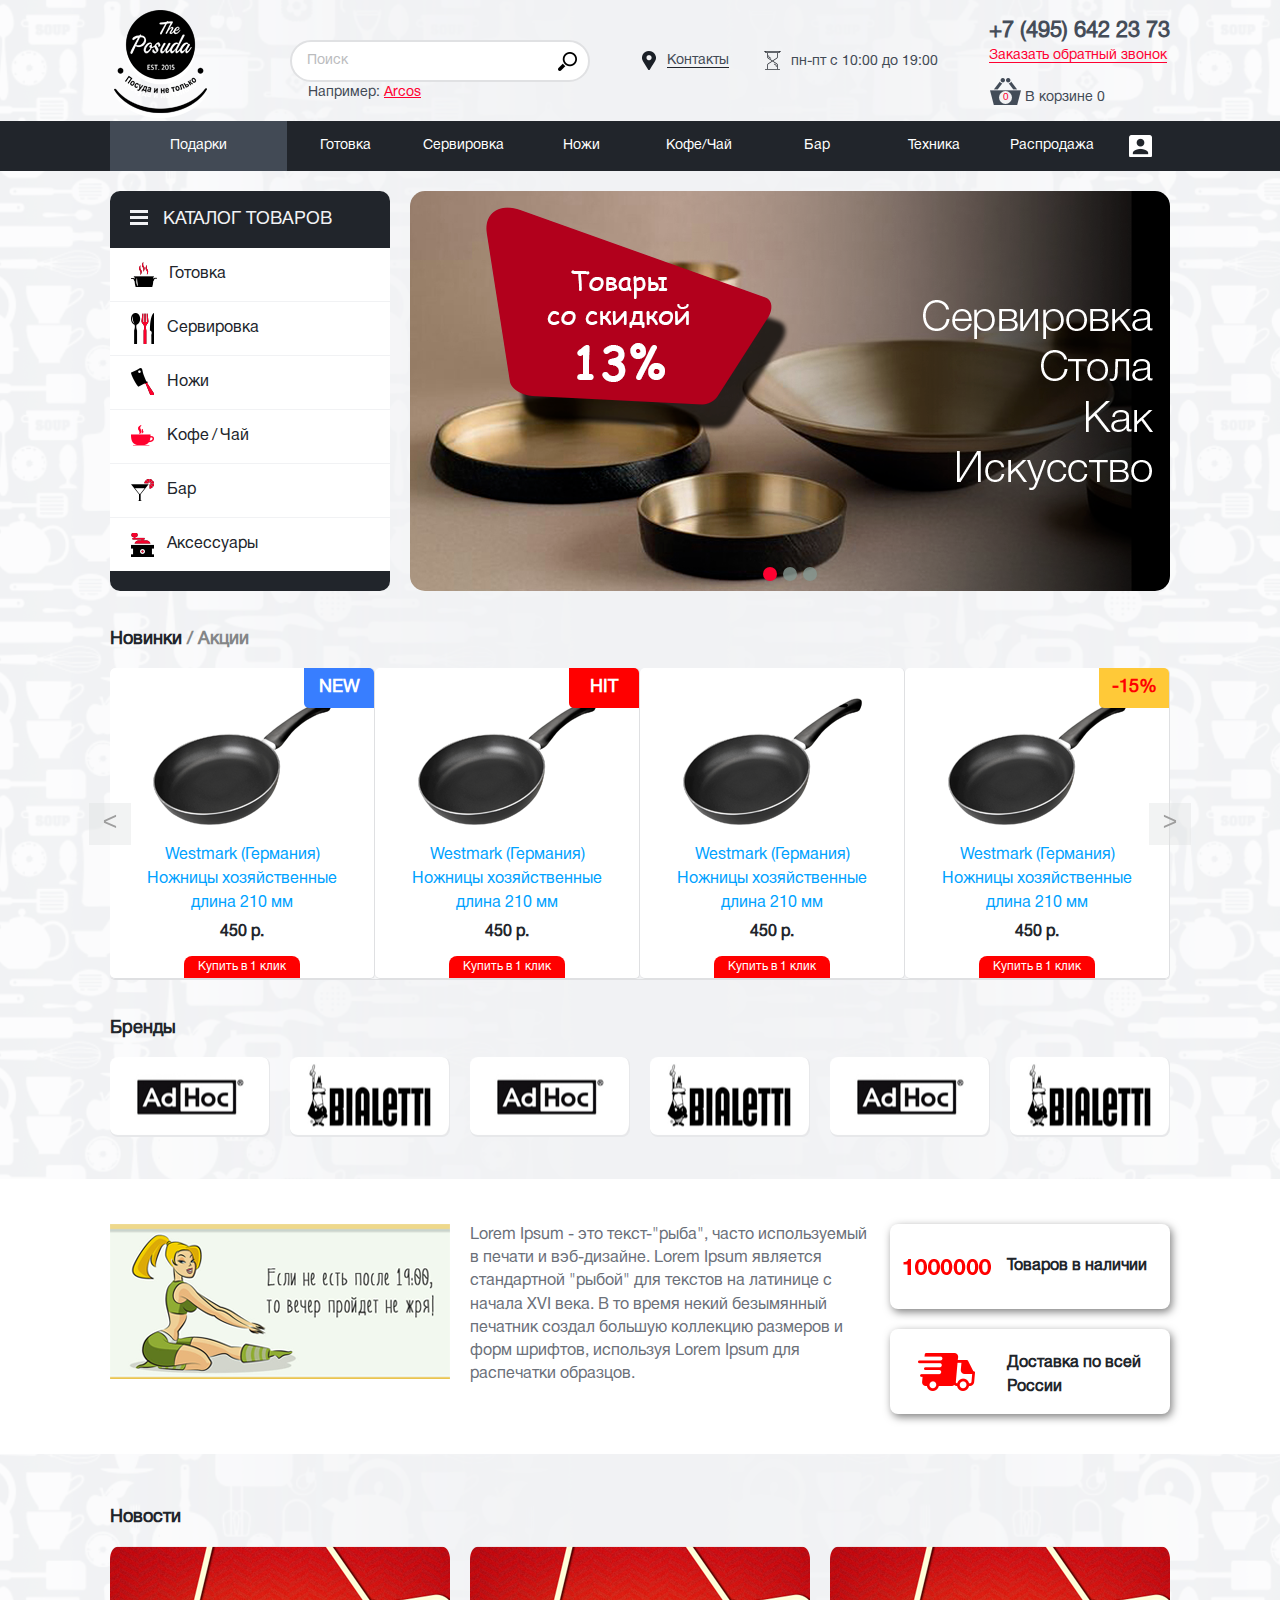
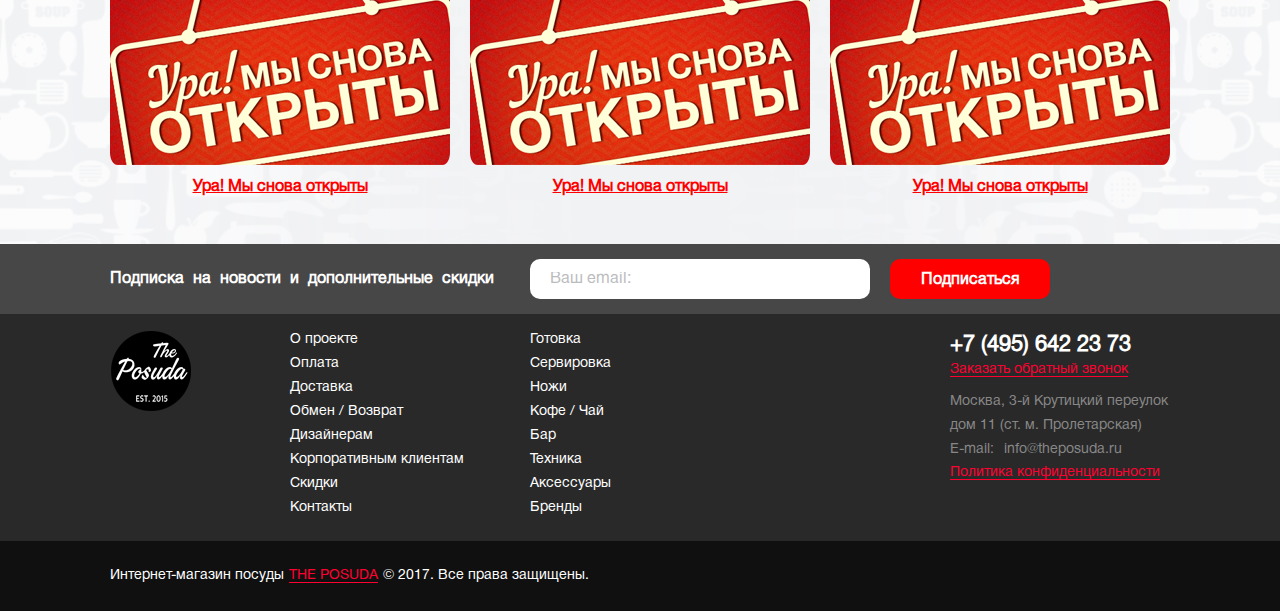
<file: index.html>
<!DOCTYPE html>
<html lang="ru">
<head>
	<meta charset="utf-8">
	<meta http-equiv="X-UA-Compatible" content="IE=edge">
	<meta name="viewport" content="width=device-width, initial-scale=1">
	<title>Posuda</title>
	
	<!-- Favicon -->
	<link rel="shortcut icon" href="images/favicon.ico">


	<!-- Bootstrap -->
	<link rel="stylesheet" href="css/bootstrap.css">

	<!-- Jquery UI-->
	<link rel="stylesheet" href="css/jquery-ui.css">

	<!-- Owl -->
	<link rel="stylesheet" href="css/owl.carousel.css">

	<!-- Иконочные шрифты-->
	<link href="css/font-awesome.min.css" rel="stylesheet">

	<!-- Custom CSS -->
	<link rel="stylesheet" href="css/styles.css">


	<!-- HTML5 shim and Respond.js for IE8 support of HTML5 elements and media queries -->
	<!-- WARNING: Respond.js doesn't work if you view the page via file:// -->
	<!--[if lt IE 9]>
	<script src="https://oss.maxcdn.com/html5shiv/3.7.3/html5shiv.min.js"></script>
	<script src="https://oss.maxcdn.com/respond/1.4.2/respond.min.js"></script>
	<![endif]-->
</head>
<body>
	<header>
		<div class="container hidden-sm hidden-xs">
			<div class="row flex">
				<div class="col-md-2">
					<a href="#" class="logo"><img src="images/logo.png" alt="logo" class="img-responsive" ></a>
				</div>
				<div class="col-lg-15 col-md-16 col-lg-offset-1 flex">
					<div class="search_block">
						<div class="search">
							<input type="text" placeholder="Поиск">
							<button type="submit"></button>
						</div>
						<div class="example">
							<span>Например:</span>
							<a href="#">Arcos</a>
						</div>
					</div>
					<div class="info_block">
						<div class="contacts"><a href="#">Контакты</a></div>
						<div class="work_time">пн-пт с 10:00 до 19:00</div>
					</div>
					<div class="cart_block">
						<div class="phone_num">
							<a href="tel:+74956422373" class="call">+7 (495) 642 23 73</a>
							<a href="#" class="callback">Заказать обратный звонок</a>
						</div>
						<a href="#" class="cart">
							<div class="icon_cart"><span class="count">0</span></div>
							<div class="txt">В корзине <span class="count">0</span></div>
						</a>
					</div>
				</div>
			</div>
		</div>
		<div class="container-fluid">
			<nav class="container">
				<a href="#" class="logo_small visible-sm visible-xs"></a>
				<a href="tel:+74956422373" class="mob_call visible-sm visible-xs">+7 (495) 642 23 73</a>
				<ul class="header_nav row">
					<!--  Пункт меню видимый на маленьких экранах (кнопка закрыть меню) -->
					<li class="visible-sm visible-xs" >
						<button class="close_menu"></button>
					</li>
					<!--  Пункты меню видимые всех экранах  -->
					<li class="col-md-3 active"><a href="#">Подарки</a></li>
					<li class="col-md-2"><a href="#">Готовка</a></li>
					<li class="col-md-2"><a href="#">Сервировка</a></li>
					<li class="col-md-2"><a href="#">Ножи</a></li>
					<li class="col-md-2"><a href="#">Кофе/Чай</a></li>
					<li class="col-md-2"><a href="#">Бар</a></li>
					<li class="col-md-2"><a href="#">Техника</a></li>
					<li class="col-md-2"><a href="#">Распродажа</a></li>
					<!--  Пункт меню видимый на больших экранах (войти) -->
					<li class="col-md-1 hidden-sm hidden-xs"><a href="#"><span class="user"></span></a></li>
					<!--  Пункты меню видимые на маленьких экранах (поиск и корзина) -->
					<li class="visible-sm visible-xs"><a href="#">Корзина<span class="round">0</span></a></li>
					<li class="visible-sm visible-xs">
						<div class="mobile_search">
							<input type="text" placeholder="Поиск">
							<button type="submit"></button>
						</div>
					</li>
				</ul>
				<!--  Пункт меню видимый на маленьких экранах (войти) -->
				<a href="#" class="visible-sm visible-xs enter_btn"><span class="user"></span></a>
				<!--  Кнопка видимая на маленких экранах (открыть меню) -->
				<button type="button" class="visible-sm visible-xs menu_toggle" >
					<span class="hamb">
						<span></span>
					</span>
				</button>
			</nav>
		</div>
	</header>
	<main class="container">
		<section class="row">
			<aside class="col-md-5">
				<div class="catalog">
					<div class="aside_header">
						<div class="hamb">
							<span></span>
						</div>
						Каталог товаров
					</div>
					<ul class="cat_list">
						<li>
							<a href="#" class="cook">
								<span>Готовка</span>
							</a>
						</li>
						<li>
							<a href="#" class="laying">
								<span>Сервировка</span>
							</a>
						</li>
						<li>
							<a href="#" class="knife">
								<span>Ножи</span>
							</a>
						</li>
						<li>
							<a href="#" class="drink">
								<span>Кофе<span class="separator">/</span>Чай</span>
							</a>
						</li>
						<li>
							<a href="#" class="cafe">
								<span>Бар</span>
							</a>
						</li>
						<li>
							<a href="#" class="accessory">
								<span>Аксессуары</span>
							</a>
						</li>
					</ul>
					<div class="aside_footer"></div>
				</div>
			</aside>
			<div class="col-md-13">
				<div class="carousel">
					<div id="owl-demo" class="owl-carousel owl-theme">
						<div class="item"><img src="images/baner1.png" alt="The Last of us"></div>
						<div class="item"><img src="images/baner1.png" alt="The Last of us"></div>
						<div class="item"><img src="images/baner1.png" alt="The Last of us"></div>
					</div>
				</div>
			</div>
		</section>
		<section>
			<div class="title">
				<span>Новинки</span>
				<span class="separator"></span>
				<span>Акции</span>
			</div>
			<div class="item_owl">
				<div id="owl-items" class="owl-carousel owl-theme">
					<div class="item_1">
						<a href="#">
							<div class="img_block">
								<img src="images/item.png" alt="item" class="img-responsive">
							</div>
							<span class="item_name">Westmark (Германия) Ножницы хозяйственные длина 210 мм</span>
							<div class="cost_block">
								<span class="cost">450 р.</span>
							</div>
						</a>
						<div class="by_one_click">
							<a href="#">Купить в 1 клик</a>
						</div>
						<div class="action new"></div>
					</div>
					<div class="item_1">
						<a href="#">
							<div class="img_block">
								<img src="images/item.png" alt="item" class="img-responsive">
							</div>
							<span class="item_name">Westmark (Германия) Ножницы хозяйственные длина 210 мм</span>
							<div class="cost_block">
								<span class="cost">450 р.</span>
							</div>
						</a>
						<div class="by_one_click">
							<a href="#">Купить в 1 клик</a>
						</div>
						<div class="action hit"></div>
					</div>
					<div class="item_1">
						<a href="#">
							<div class="img_block">
								<img src="images/item.png" alt="item" class="img-responsive">
							</div>
							<span class="item_name">Westmark (Германия) Ножницы хозяйственные длина 210 мм</span>
							<div class="cost_block">
								<span class="cost">450 р.</span>
							</div>
						</a>
						<div class="by_one_click">
							<a href="#">Купить в 1 клик</a>
						</div>
					</div>
					<div class="item_1">
						<a href="#">
							<div class="img_block">
								<img src="images/item.png" alt="item" class="img-responsive">
							</div>
							<span class="item_name">Westmark (Германия) Ножницы хозяйственные длина 210 мм</span>
							<div class="cost_block">
								<span class="cost">450 р.</span>
							</div>
						</a>
						<div class="by_one_click">
							<a href="#">Купить в 1 клик</a>
						</div>
						<div class="action discount">15</div>
					</div>
					<div class="item_1">
						<a href="#">
							<div class="img_block">
								<img src="images/item.png" alt="item" class="img-responsive">
							</div>
							<span class="item_name">Westmark (Германия) Ножницы хозяйственные длина 210 мм</span>
							<div class="cost_block">
								<span class="cost">450 р.</span>
							</div>
						</a>
						<div class="by_one_click">
							<a href="#">Купить в 1 клик</a>
						</div>
					</div>
					<div class="item_1">
						<a href="#">
							<div class="img_block">
								<img src="images/item.png" alt="item" class="img-responsive">
							</div>
							<span class="item_name">Westmark (Германия) Ножницы хозяйственные длина 210 мм</span>
							<div class="cost_block">
								<span class="cost">450 р.</span>
							</div>
						</a>
						<div class="by_one_click">
							<a href="#">Купить в 1 клик</a>
						</div>
					</div>
				</div>
				<div class="customNavigation">
					<a class="btn prev">&lt;</a>
					<a class="btn next">&gt;</a>
				</div>
			</div>
		</section>
		<section>
			<div class="title">Бренды</div>
			<div class="brand_list row">
				<div class="col-lg-3 col-md-6 col-xs-9"><a href="#" class="ADHoc"></a></div>
				<div class="col-lg-3 col-md-6 col-xs-9"><a href="#" class="Bialetti"></a></div>
				<div class="col-lg-3 col-md-6 col-xs-9"><a href="#" class="ADHoc"></a></div>
				<div class="col-lg-3 col-md-6 col-xs-9"><a href="#" class="Bialetti"></a></div>
				<div class="col-lg-3 col-md-6 col-xs-9"><a href="#" class="ADHoc"></a></div>
				<div class="col-lg-3 col-md-6 col-xs-9"><a href="#" class="Bialetti"></a></div>
			</div>
		</section>
	</main>
	<section class="container-fluid white_block">
		<div class="container">
			<div class="row">
				<div class="col-lg-6">
					<img src="images/img.png" alt="img" class="advice_img img-responsive">
				</div>
				<div class="col-lg-7">
					<p>Lorem Ipsum - это текст-"рыба", часто используемый в печати и вэб-дизайне. Lorem Ipsum является стандартной "рыбой" для текстов на латинице с начала XVI века. В то время некий безымянный печатник создал большую коллекцию размеров и форм шрифтов, используя Lorem Ipsum для распечатки образцов.</p>
				</div>
				<div class="col-lg-5">
					<div class="label_goods">
						<div class="img_block"></div>
						<span>Товаров в наличии</span>
					</div>
					<div class="label_delivery">
						<div class="img_block"></div>
						<span>Доставка по всей России</span>
					</div>
				</div>
			</div>
		</div>
	</section>
	<section class="news container">
		<div class="title">Новости</div>
		<div class="row">
			<div class="col-md-6 col-xs-9">
				<a href="#" class="new">
					<div class="img_block">
						<img src="images/img2.png" alt="img" class="img-responsive">
					</div>
					<span>Ура! Мы снова открыты</span>
				</a>
			</div>
			<div class="col-md-6 col-xs-9">
				<a href="#" class="new">
					<div class="img_block">
						<img src="images/img2.png" alt="img" class="img-responsive">
					</div>
					<span>Ура! Мы снова открыты</span>
				</a>
			</div>
			<div class="col-md-6 col-xs-9">
				<a href="#" class="new">
					<div class="img_block">
						<img src="images/img2.png" alt="img" class="img-responsive">
					</div>
					<span>Ура! Мы снова открыты</span>
				</a>
			</div>
		</div>
	</section>
	<footer>
		<div class="subscribe_block">
			<div class="container">
				<form class="row">
					<div class="col-md-7 col-sm-9">
						<label for="subscribe">Подписка на новости и дополнительные скидки</label>
					</div>
					<div class="col-sm-6">
						<input type="text" id="subscribe" class="subscribe_input" placeholder="Ваш email:">
					</div>
					<div class="col-sm-3">
						<input type="submit" class="subscribe_btn" value="Подписаться">
					</div>
				</form>
			</div>
		</div>
		<div class="container">
			<div class="row">
				<div class="col-lg-3 col-sm-4 clearfix hidden-xs">
					<a href="#" class="logo_small"></a>
				</div>
				<div class="col-lg-4 col-sm-6">
					<div class="visible-xs"><button type="button" class="footer_btn">Информация</button></div>
					<ul class="links_ul slide_ul">
						<li><a href="#">О проекте</a></li>
						<li><a href="#">Оплата</a></li>
						<li><a href="#">Доставка</a></li>
						<li><a href="#">Обмен / Возврат</a></li>
						<li><a href="#">Дизайнерам</a></li>
						<li><a href="#">Корпоративным клиентам</a></li>
						<li><a href="#">Скидки</a></li>
						<li><a href="#">Контакты</a></li>
					</ul>
				</div>
				<div class="col-lg-7 visible-lg visible-md">
					<ul class="links_ul">
						<li><a href="#">Готовка</a></li>
						<li><a href="#">Сервировка</a></li>
						<li><a href="#">Ножи</a></li>
						<li><a href="#">Кофе / Чай</a></li>
						<li><a href="#">Бар</a></li>
						<li><a href="#">Техника</a></li>
						<li><a href="#">Аксессуары</a></li>
						<li><a href="#">Бренды</a></li>
					</ul>
				</div>
				<div class="col-lg-4 col-sm-7">
					<div class="phone_num">
						<a href="tel:+74956422373" class="call">+7 (495) 642 23 73</a>
						<a href="#" class="callback">Заказать обратный звонок</a>
					</div>
					<div class="adress">Москва, 3-й Крутицкий переулок 	дом 11 (ст. м. Пролетарская)</div>
					<div class="email">E-mail:<span>info@theposuda.ru</span></div>
					<a href="#" class="conf">Политика конфиденциальности</a>
				</div>
			</div>
		</div>
		<div class="copyright_block">
			<div class="container">Интернет-магазин посуды<a href="#">THE POSUDA</a>© 2017. Все права защищены.</div>
		</div>
	</footer>
	<div class="overlay"></div>


	<!-- Модальные окна -->
	<div class="modal callback">
		<form action="#">
			<div class="input_group">
				<label for="name">Ваше имя:</label>
				<input type="text" id="name" placeholder="Введите Ваше Имя">
			</div>
			<div class="input_group">
				<label for="phone">Номер телефона:</label>
				<input type="text" id="phone" placeholder="+7(___) ___-____">
			</div>
			<div class="btn_block">
				<input type="submit" class="order_btn" value="Заказать">
			</div>
			<div class="chekbox_block">
				<label>
					<input class="checkbox" type="checkbox" name="checkbox-test">
					<span class="checkbox-custom"></span>
					<span class="label">Нажимая на кнопку "Заказать" - я даю свое согласие на обработку моих <a href="#">персональных данных</a>.</span>
				</label>
			</div>
		</form>
		<button class="modal_close"></button>
	</div>
	<div class="modal conf">
		<div class="scrollbar-rail">
			<p>
				Lorem Ipsum - это текст-"рыба", часто используемый в печати и вэб-дизайне. Lorem Ipsum является стандартной "рыбой" для текстов на латинице с начала XVI века. В то время некий безымянный печатник создал большую коллекцию размеров и форм шрифтов, используя Lorem Ipsum для распечатки образцов. Lorem Ipsum не только успешно пережил без заметных изменений пять веков, но и перешагнул в электронный дизайн. Его популяризации в новое время послужили публикация листов Letraset с образцами Lorem Ipsum в 60-х годах и, в более недавнее время, программы электронной вёрстки типа Aldus PageMaker, в шаблонах которых используется Lorem Ipsum.В то время некий безымянный печатник создал большую коллекцию размеров и форм шрифтов, используя Lorem Ipsum для распечатки образцов. Lorem Ipsum не только успешно пережил без заметных изменений пять веков, но и перешагнул в электронный дизайн. Его популяризации в новое время послужили публикация листов Letraset с образцами Lorem Ipsum в 60-х годах и, в более недавнее время, программы электронной вёрстки типа Aldus PageMaker, в шаблонах которых используется Lorem Ipsum.
			</p>
		</div>
		<button class="modal_close"></button>
	</div>




	<!-- Скрипты -->
	<script src="https://ajax.googleapis.com/ajax/libs/jquery/1.12.4/jquery.min.js"></script>
	<script src="js/owl.carousel.min.js"></script>
	<script src="js/jquery-ui.js"></script>
	<script src="js/jquery.maskedinput.min.js"></script>
	<script src="js/jquery.scrollbar.min.js"></script>
	<script src="js/main.js"></script>

</body>
</html>
</file>
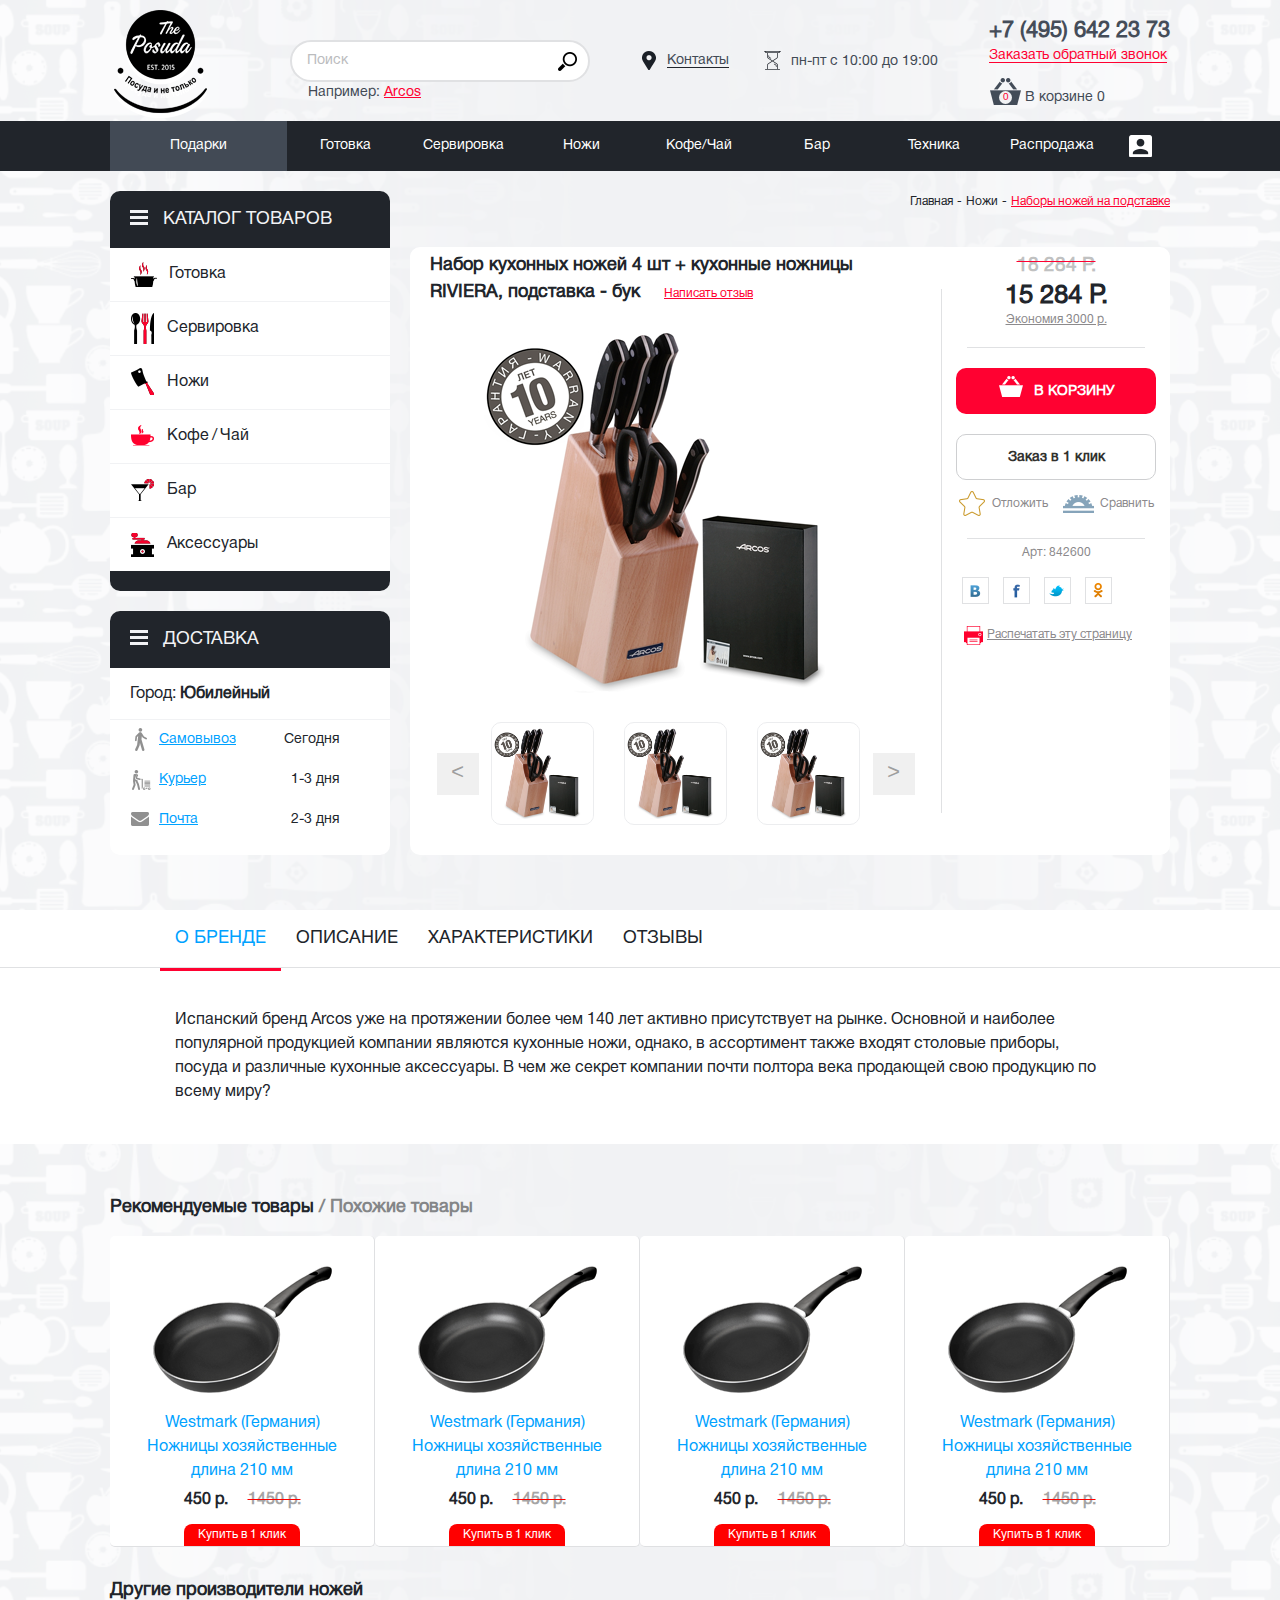
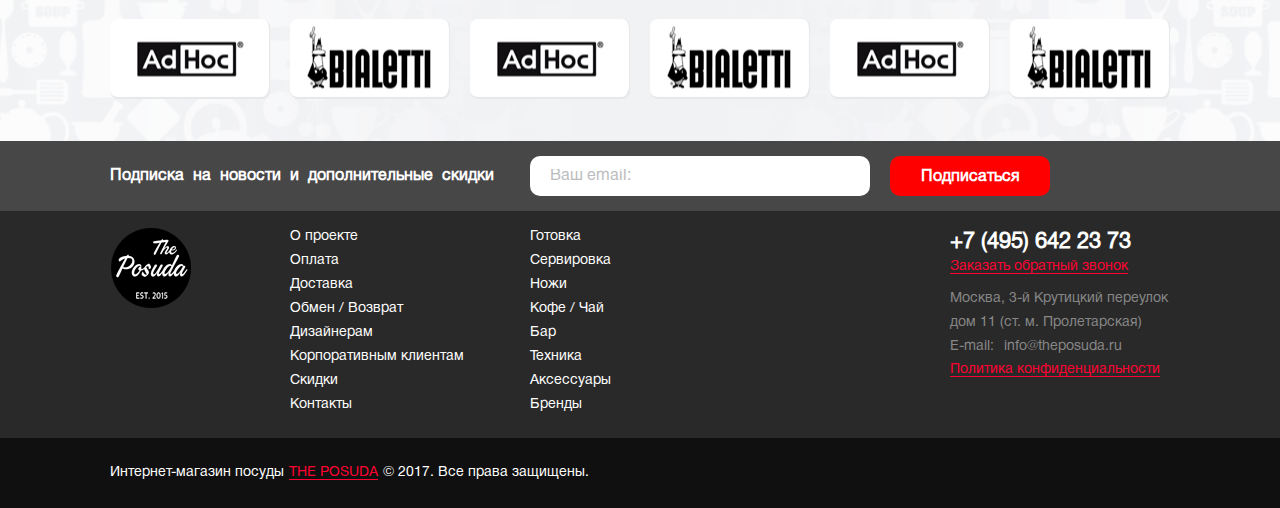
<file: card.html>
<!DOCTYPE html>
<html lang="ru">
<head>
	<meta charset="utf-8">
	<meta http-equiv="X-UA-Compatible" content="IE=edge">
	<meta name="viewport" content="width=device-width, initial-scale=1">
	<title>Posuda</title>
	
	<!-- Favicon -->
	<link rel="shortcut icon" href="images/favicon.ico">


	<!-- Bootstrap -->
	<link rel="stylesheet" href="css/bootstrap.css">

	<!-- Jquery UI-->
	<link rel="stylesheet" href="css/jquery-ui.css">

	<!-- Owl -->
	<link rel="stylesheet" href="css/owl.carousel.css">

	<!-- Иконочные шрифты-->
	<link href="css/font-awesome.min.css" rel="stylesheet">

	<!-- Custom CSS -->
	<link rel="stylesheet" href="css/styles.css">


	<!-- HTML5 shim and Respond.js for IE8 support of HTML5 elements and media queries -->
	<!-- WARNING: Respond.js doesn't work if you view the page via file:// -->
	<!--[if lt IE 9]>
	<script src="https://oss.maxcdn.com/html5shiv/3.7.3/html5shiv.min.js"></script>
	<script src="https://oss.maxcdn.com/respond/1.4.2/respond.min.js"></script>
	<![endif]-->
</head>
<body>
	<header>
		<div class="container hidden-sm hidden-xs">
			<div class="row flex">
				<div class="col-md-2">
					<a href="#" class="logo"><img src="images/logo.png" alt="logo" class="img-responsive" ></a>
				</div>
				<div class="col-lg-15 col-md-16 col-lg-offset-1 flex">
					<div class="search_block">
						<div class="search">
							<input type="text" placeholder="Поиск">
							<button type="submit"></button>
						</div>
						<div class="example">
							<span>Например:</span>
							<a href="#">Arcos</a>
						</div>
					</div>
					<div class="info_block">
						<div class="contacts"><a href="#">Контакты</a></div>
						<div class="work_time">пн-пт с 10:00 до 19:00</div>
					</div>
					<div class="cart_block">
						<div class="phone_num">
							<a href="tel:+74956422373" class="call">+7 (495) 642 23 73</a>
							<a href="#" class="callback">Заказать обратный звонок</a>
						</div>
						<a href="#" class="cart">
							<div class="icon_cart"><span class="count">0</span></div>
							<div class="txt">В корзине <span class="count">0</span></div>
						</a>
					</div>
				</div>
			</div>
		</div>
		<div class="container-fluid">
			<nav class="container">
				<a href="#" class="logo_small visible-sm visible-xs"></a>
				<a href="tel:+74956422373" class="mob_call visible-sm visible-xs">+7 (495) 642 23 73</a>
				<ul class="header_nav row">
					<!--  Пункт меню видимый на маленьких экранах (кнопка закрыть меню) -->
					<li class="visible-sm visible-xs" >
						<button class="close_menu"></button>
					</li>
					<!--  Пункты меню видимые всех экранах  -->
					<li class="col-md-3 active"><a href="#">Подарки</a></li>
					<li class="col-md-2"><a href="#">Готовка</a></li>
					<li class="col-md-2"><a href="#">Сервировка</a></li>
					<li class="col-md-2"><a href="#">Ножи</a></li>
					<li class="col-md-2"><a href="#">Кофе/Чай</a></li>
					<li class="col-md-2"><a href="#">Бар</a></li>
					<li class="col-md-2"><a href="#">Техника</a></li>
					<li class="col-md-2"><a href="#">Распродажа</a></li>
					<!--  Пункт меню видимый на больших экранах (войти) -->
					<li class="col-md-1 hidden-sm hidden-xs"><a href="#"><span class="user"></span></a></li>
					<!--  Пункты меню видимые на маленьких экранах (поиск и корзина) -->
					<li class="visible-sm visible-xs"><a href="#">Корзина<span class="round">0</span></a></li>
					<li class="visible-sm visible-xs">
						<div class="mobile_search">
							<input type="text" placeholder="Поиск">
							<button type="submit"></button>
						</div>
					</li>
				</ul>
				<!--  Пункт меню видимый на маленьких экранах (войти) -->
				<a href="#" class="visible-sm visible-xs enter_btn"><span class="user"></span></a>
				<!--  Кнопка видимая на маленких экранах (открыть меню) -->
				<button type="button" class="visible-sm visible-xs menu_toggle" >
					<span class="hamb">
						<span></span>
					</span>
				</button>
			</nav>
		</div>
	</header>
	<div class="container">
		<section class="row">
			<aside class="col-lg-5">
				<div class="catalog">
					<div class="aside_header">
						<div class="hamb">
							<span></span>
						</div>
						Каталог товаров
					</div>
					<ul class="cat_list">
						<li>
							<a href="#" class="cook">
								<span>Готовка</span>
							</a>
						</li>
						<li>
							<a href="#" class="laying">
								<span>Сервировка</span>
							</a>
						</li>
						<li>
							<a href="#" class="knife">
								<span>Ножи</span>
							</a>
						</li>
						<li>
							<a href="#" class="drink">
								<span>Кофе<span class="separator">/</span>Чай</span>
							</a>
						</li>
						<li>
							<a href="#" class="cafe">
								<span>Бар</span>
							</a>
						</li>
						<li>
							<a href="#" class="accessory">
								<span>Аксессуары</span>
							</a>
						</li>
					</ul>
					<div class="aside_footer"></div>
				</div>
				<div class="delivery">
					<div class="aside_header">
						<div class="hamb">
							<span></span>
						</div>
						Доставка
					</div>
					<div class="place">
						Город:
						<span>Юбилейный</span>
					</div>
					<ul class="delivery_change">
						<li class="self"><a href="">Самовывоз</a><span class="time">Сегодня</span></li>
						<li class="courier"><a href="">Курьер</a><span class="time">1-3 дня</span></li>
						<li class="mail"><a href="">Почта</a><span class="time">2-3 дня</span></li>
					</ul>
				</div>
			</aside>
			<div class="col-lg-13">
				<div class="h1_block">
					<div class="breadcrumbs">
						<a href="#">Главная</a>
						<span class="sep"></span>
						<a href="#">Ножи</a>
						<span class="sep"></span>
						<span class="nolink">Наборы ножей на подставке</span>
					</div>
				</div>
				<div class="card_block">
					<div class="card_gallery_block">
						<div class="title_block">
							<h1>Набор кухонных ножей 4 шт + кухонные ножницы RIVIERA, подставка - бук</h1>
							<a href="#">Написать отзыв</a>
						</div>
						<div class="gallery">
							<div class="large_photo">
								<img src="images/card-img.png" alt="img">
							</div>

							<div class="previews_block">
								<div class="previews">
									<div class="preview changed"><img src="images/card-img.png" alt="img" class="img-responsive" data-num="0"></div>
									<div class="preview"><img src="images/card-img.png" alt="img" class="img-responsive" data-num="1"></div>
									<div class="preview"><img src="images/card-img.png" alt="img" class="img-responsive" data-num="2"></div>
								</div>
								<div class="gallery_control">
									<button class="prev"></button>
									<button class="next"></button>
								</div>
							</div>
						</div>
					</div>
					<div class="card_info_block">
						<div class="cost_block">
							<div class="old_cost"><span>18 284 Р.</span></div>
							<div class="cost"><span>15 284 Р.</span></div>
							<div class="saving"><span>Экономия 3000 р.</span></div>
						</div>
						<hr>
						<div class="card_links">
							<a href="#" class="in_card">В корзину</a>
							<a href="#" class="one_click">Заказ в 1 клик</a>
							<div>
								<a href="#" class="later">Отложить</a>
								<a href="#" class="comparison">Сравнить</a>
							</div>
						</div>
						<hr>
						<div class="art">Арт:<span>842600</span></div>
						<div class="social_links">
							<a href="#" class="vk"></a>
							<a href="#" class="fb"></a>
							<a href="#" class="tw"></a>
							<a href="#" class="ok"></a>
						</div>
						<div class="print">
							<a href="#">Распечатать эту страницу</a>
						</div>

					</div>
				</div>
			</div>
		</section>
	</div>
	<section class="tabs_block">
		<div class="tabs_ul_block">
			<ul class="tabs_ul container clearfix">
				<li class="active"><a href="#">О бренде</a></li>
				<li><a href="#">Описание</a></li>
				<li><a href="#">Характеристики</a></li>
				<li><a href="#">Отзывы</a></li>
			</ul>
		</div>
		<div class="tabs_content container">
			<div class="tab showed">
				<div class="about">
					<p>Испанский бренд Arcos уже на протяжении более чем 140 лет активно присутствует на рынке. Основной и наиболее популярной продукцией компании являются кухонные ножи, однако, в ассортимент также входят столовые приборы, посуда и различные кухонные аксессуары. В чем же секрет компании почти полтора века продающей свою продукцию по всему миру?</p>
				</div>
			</div>
			<div class="tab">
				<div class="description">
					<p>Испанский бренд Arcos уже на протяжении более чем 140 лет активно присутствует на рынке. Основной и наиболее популярной продукцией компании являются кухонные ножи, однако, в ассортимент также входят столовые приборы, посуда и различные кухонные аксессуары. В чем же секрет компании почти полтора века продающей свою продукцию по всему миру?</p>
					<p>Максимально приоритетным направлением в политике компании всегда было и остается до сих пор превосходное качество продукции. Более того, высокопрочная продукция бренда доступна не только искушенным профессионалам, но и любителям. Возможность выбрать идеальный нож есть у каждого покупателя, ведь ассортимент представляемых товаров невероятно широк. Помимо отдельных ножей, в ассортименте компании представлены также поварские наборы, ножи из прокатной стали, а также модели из титанового сплава. Кроме самого ножа вы можете выбрать удобные и подходящие аксессуары, такие как магнитные держатели для ножей, инструменты для заточки.</p>
					<p>Несмотря на широкую популярность ножей, спросом также пользуется посуда, изготовленная данным производителем. Отличает ее высокое качество, износостойкость, эстетическая красота и функциональность.</p>
				</div>
			</div>
			<div class="tab">
				<div class="char_block">
					<h3>Основные характеристики</h3>
					<ul>
						<li>
							<span class="char_name">Бренд</span>
							<span class="char">ARCOS (Испания)</span>
						</li>
						<li>
							<span class="char_name">Серия</span>
							<span class="char">Riviera</span>
						</li>
						<li>
							<span class="char_name">Материал</span>
							<span class="char">Cталь кованая, молибден-ванадиевая (X45 Cr Mo V 15), Ацетальная смола</span>
						</li>
						<li>
							<span class="char_name">Цвет</span>
							<span class="char">Чёрный, коричневый</span>
						</li>
						<li>
							<span class="char_name">Длина</span>
							<span class="char">10 см/15 см/20 см</span>
						</li>
						<li>
							<span class="char_name">Предметов в наборе</span>
							<span class="char">6</span>
						</li>
					</ul>
				</div>
			</div>
			<div class="tab">
				<div class="review_block">
					<div class="clearfix">
						<button type="button" class="review_btn">Оставить отзыв</button>
					</div>
					<div class="rewiew clearfix">
						<span class="author">Администратор</span>
						<div class="rewiew_info">
							<div class="stars">
								<i class="fa fa-star full"></i>
								<i class="fa fa-star full"></i>
								<i class="fa fa-star full"></i>
								<i class="fa fa-star full"></i>
								<i class="fa fa-star full"></i>
							</div>
							<span class="place">Москва</span>
							<span class="date">01 Ноября 2017</span>
							<span class="time">17:00</span>
						</div>
						<div class="rewiew_text">
							<p>Испанский бренд Arcos уже на протяжении более чем 140 лет активно присутствует на рынке. Основной и наиболее популярной продукцией компании являются кухонные ножи, однако, в ассортимент также входят столовые приборы, посуда и различные кухонные аксессуары. В чем же секрет компании почти полтора века продающей свою продукцию по всему миру?</p>
						</div>
					</div>
				</div>
			</div>
		</div>
	</section>
	<section class="container">
		<div class="title">
			<span>Рекомендуемые товары</span>
			<span class="separator"></span>
			<span>Похожие товары</span>
		</div>
		<div class="item_block">
			<div class="item_1">
				<a href="#">
					<div class="img_block">
						<img src="images/item.png" alt="item" class="img-responsive">
					</div>
					<span class="item_name">Westmark (Германия) Ножницы хозяйственные длина 210 мм</span>
					<div class="cost_block">
						<span class="cost">450 р.</span>
						<span class="old_cost"><span>1450 р.</span></span>
					</div>
				</a>
				<div class="by_one_click">
					<a href="#">Купить в 1 клик</a>
				</div>
			</div>
			<div class="item_1">
				<a href="#">
					<div class="img_block">
						<img src="images/item.png" alt="item" class="img-responsive">
					</div>
					<span class="item_name">Westmark (Германия) Ножницы хозяйственные длина 210 мм</span>
					<div class="cost_block">
						<span class="cost">450 р.</span>
						<span class="old_cost"><span>1450 р.</span></span>
					</div>
				</a>
				<div class="by_one_click">
					<a href="#">Купить в 1 клик</a>
				</div>
			</div>
			<div class="item_1">
				<a href="#">
					<div class="img_block">
						<img src="images/item.png" alt="item" class="img-responsive">
					</div>
					<span class="item_name">Westmark (Германия) Ножницы хозяйственные длина 210 мм</span>
					<div class="cost_block">
						<span class="cost">450 р.</span>
						<span class="old_cost"><span>1450 р.</span></span>
					</div>
				</a>
				<div class="by_one_click">
					<a href="#">Купить в 1 клик</a>
				</div>
			</div>
			<div class="item_1">
				<a href="#">
					<div class="img_block">
						<img src="images/item.png" alt="item" class="img-responsive">
					</div>
					<span class="item_name">Westmark (Германия) Ножницы хозяйственные длина 210 мм</span>
					<div class="cost_block">
						<span class="cost">450 р.</span>
						<span class="old_cost"><span>1450 р.</span></span>
					</div>
				</a>
				<div class="by_one_click">
					<a href="#">Купить в 1 клик</a>
				</div>
			</div>
		</div>
		<div class="title">Другие производители ножей</div>
		<div class="brand_list row">
			<div class="col-lg-3 col-md-6 col-xs-9"><a href="#" class="ADHoc"></a></div>
			<div class="col-lg-3 col-md-6 col-xs-9"><a href="#" class="Bialetti"></a></div>
			<div class="col-lg-3 col-md-6 col-xs-9"><a href="#" class="ADHoc"></a></div>
			<div class="col-lg-3 col-md-6 col-xs-9"><a href="#" class="Bialetti"></a></div>
			<div class="col-lg-3 col-md-6 col-xs-9"><a href="#" class="ADHoc"></a></div>
			<div class="col-lg-3 col-md-6 col-xs-9"><a href="#" class="Bialetti"></a></div>
		</div>
	</section>




	<footer>
		<div class="subscribe_block">
			<div class="container">
				<form class="row">
					<div class="col-md-7 col-sm-9">
						<label for="subscribe">Подписка на новости и дополнительные скидки</label>
					</div>
					<div class="col-sm-6">
						<input type="text" id="subscribe" class="subscribe_input" placeholder="Ваш email:">
					</div>
					<div class="col-sm-3">
						<input type="submit" class="subscribe_btn" value="Подписаться">
					</div>
				</form>
			</div>
		</div>
		<div class="container">
			<div class="row">
				<div class="col-lg-3 col-sm-4 clearfix hidden-xs">
					<a href="#" class="logo_small"></a>
				</div>
				<div class="col-lg-4 col-sm-6">
					<div class="visible-xs"><button type="button" class="footer_btn">Информация</button></div>
					<ul class="links_ul slide_ul">
						<li><a href="#">О проекте</a></li>
						<li><a href="#">Оплата</a></li>
						<li><a href="#">Доставка</a></li>
						<li><a href="#">Обмен / Возврат</a></li>
						<li><a href="#">Дизайнерам</a></li>
						<li><a href="#">Корпоративным клиентам</a></li>
						<li><a href="#">Скидки</a></li>
						<li><a href="#">Контакты</a></li>
					</ul>
				</div>
				<div class="col-lg-7 visible-lg visible-md">
					<ul class="links_ul">
						<li><a href="#">Готовка</a></li>
						<li><a href="#">Сервировка</a></li>
						<li><a href="#">Ножи</a></li>
						<li><a href="#">Кофе / Чай</a></li>
						<li><a href="#">Бар</a></li>
						<li><a href="#">Техника</a></li>
						<li><a href="#">Аксессуары</a></li>
						<li><a href="#">Бренды</a></li>
					</ul>
				</div>
				<div class="col-lg-4 col-sm-7">
					<div class="phone_num">
						<a href="tel:+74956422373" class="call">+7 (495) 642 23 73</a>
						<a href="#" class="callback">Заказать обратный звонок</a>
					</div>
					<div class="adress">Москва, 3-й Крутицкий переулок 	дом 11 (ст. м. Пролетарская)</div>
					<div class="email">E-mail:<span>info@theposuda.ru</span></div>
					<a href="#" class="conf">Политика конфиденциальности</a>
				</div>
			</div>
		</div>
		<div class="copyright_block">
			<div class="container">Интернет-магазин посуды<a href="#">THE POSUDA</a>© 2017. Все права защищены.</div>
		</div>
	</footer>
	<div class="overlay"></div>

	<!-- Модальные окна -->
	<div class="modal callback">
		<form action="#">
			<div class="input_group">
				<label for="name">Ваше имя:</label>
				<input type="text" id="name" placeholder="Введите Ваше Имя">
			</div>
			<div class="input_group">
				<label for="phone">Номер телефона:</label>
				<input type="text" id="phone" placeholder="+7(___) ___-____">
			</div>
			<div class="btn_block">
				<input type="submit" class="order_btn" value="Заказать">
			</div>
			<div class="chekbox_block">
				<label>
					<input class="checkbox" type="checkbox" name="checkbox-test">
					<span class="checkbox-custom"></span>
					<span class="label">Нажимая на кнопку "Заказать" - я даю свое согласие на обработку моих <a href="#">персональных данных</a>.</span>
				</label>
			</div>
		</form>
		<button class="modal_close"></button>
	</div>
	<div class="modal conf">
		<div class="scrollbar-rail">
			<p>
				Lorem Ipsum - это текст-"рыба", часто используемый в печати и вэб-дизайне. Lorem Ipsum является стандартной "рыбой" для текстов на латинице с начала XVI века. В то время некий безымянный печатник создал большую коллекцию размеров и форм шрифтов, используя Lorem Ipsum для распечатки образцов. Lorem Ipsum не только успешно пережил без заметных изменений пять веков, но и перешагнул в электронный дизайн. Его популяризации в новое время послужили публикация листов Letraset с образцами Lorem Ipsum в 60-х годах и, в более недавнее время, программы электронной вёрстки типа Aldus PageMaker, в шаблонах которых используется Lorem Ipsum.В то время некий безымянный печатник создал большую коллекцию размеров и форм шрифтов, используя Lorem Ipsum для распечатки образцов. Lorem Ipsum не только успешно пережил без заметных изменений пять веков, но и перешагнул в электронный дизайн. Его популяризации в новое время послужили публикация листов Letraset с образцами Lorem Ipsum в 60-х годах и, в более недавнее время, программы электронной вёрстки типа Aldus PageMaker, в шаблонах которых используется Lorem Ipsum.
			</p>
		</div>
		<button class="modal_close"></button>
	</div>

	<!-- Скрипты -->
	<script src="https://ajax.googleapis.com/ajax/libs/jquery/1.12.4/jquery.min.js"></script>
	<script src="js/owl.carousel.min.js"></script>
	<script src="js/jquery-ui.js"></script>
	<script src="js/jquery.maskedinput.min.js"></script>
	<script src="js/jquery.scrollbar.min.js"></script>
	<script src="js/main.js"></script>
	
</body>
</html>
</file>
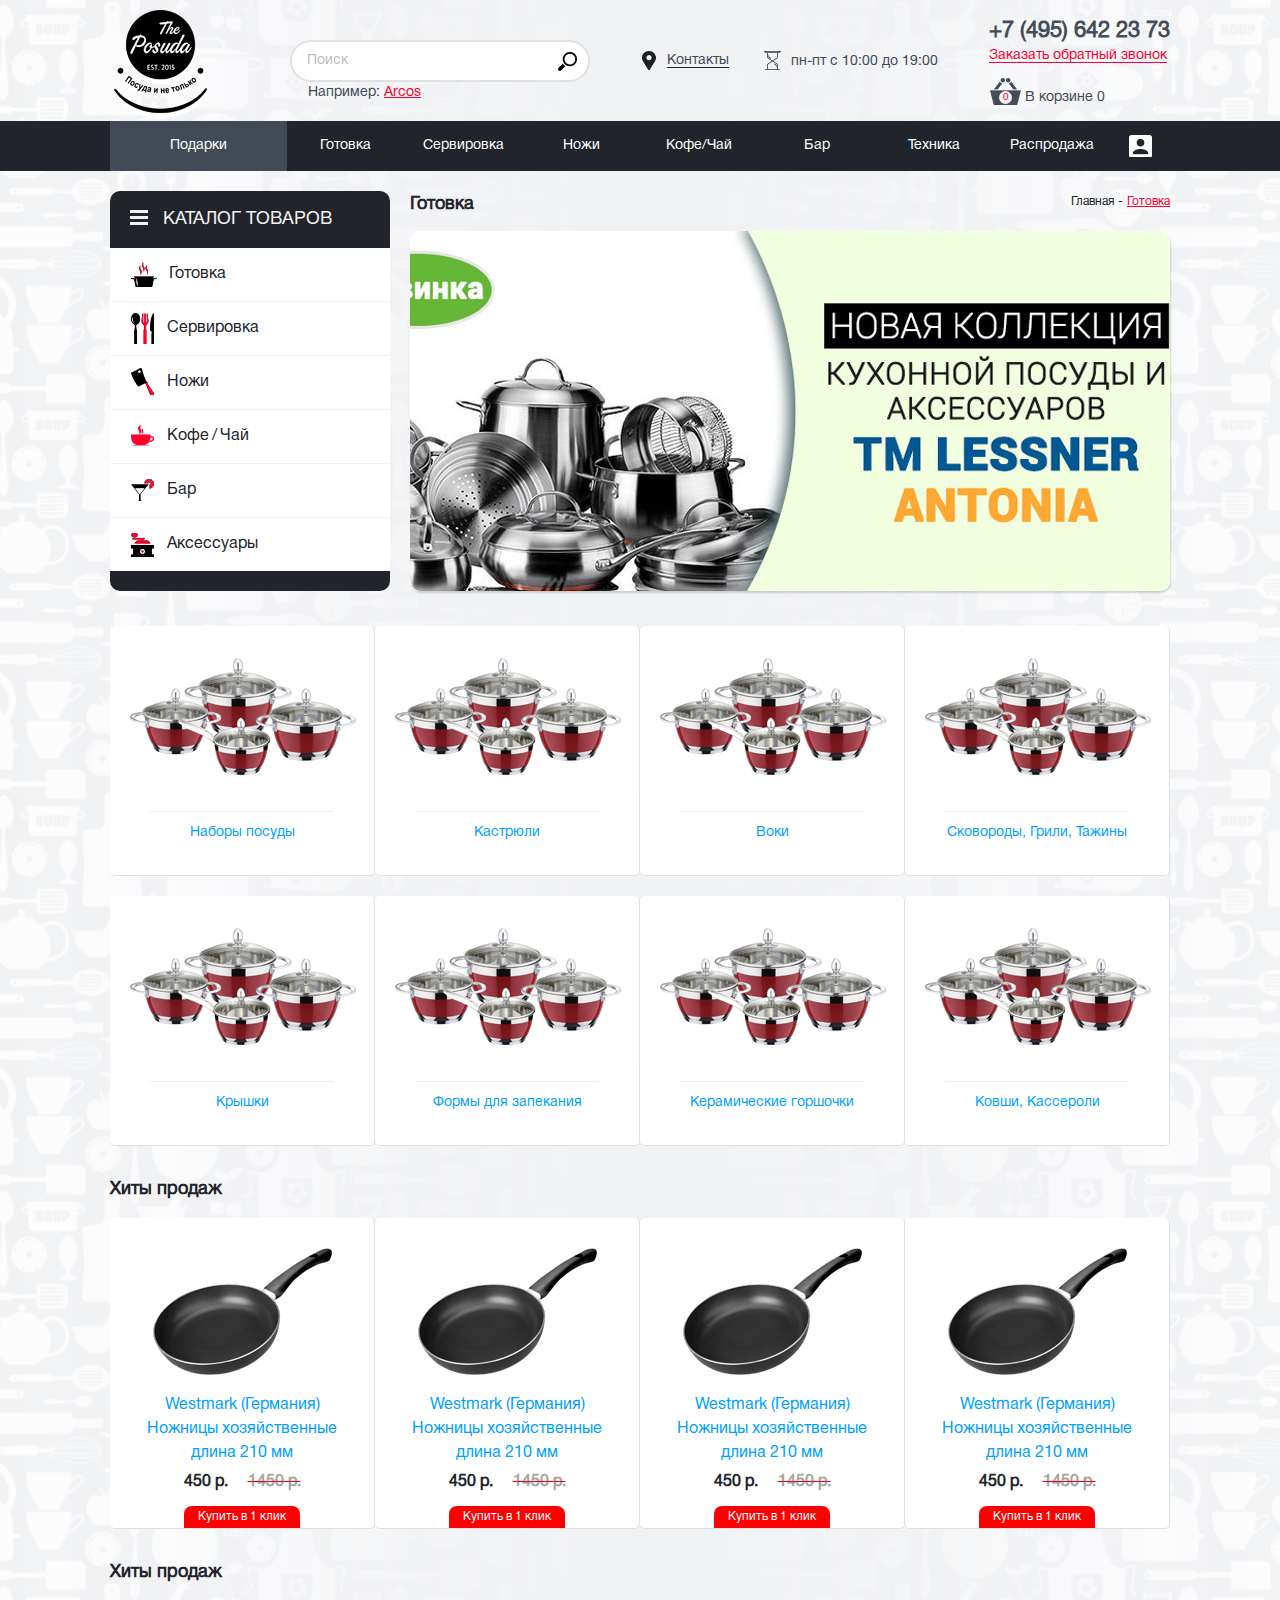
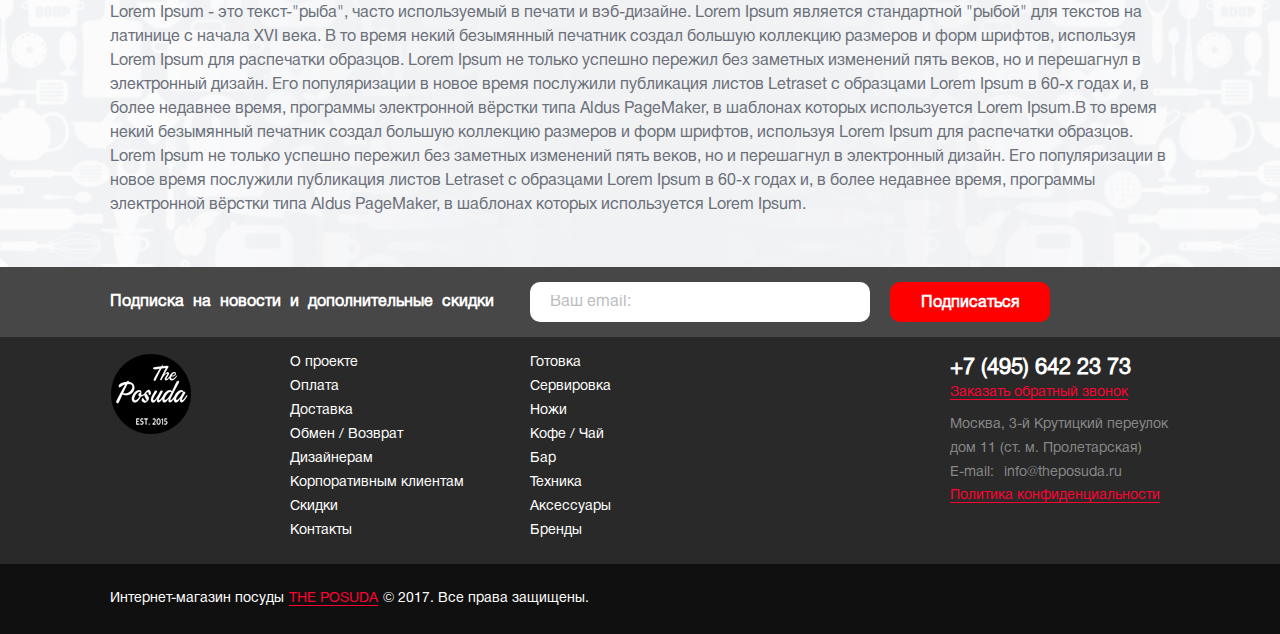
<file: Category.html>
<!DOCTYPE html>
<html lang="ru">
<head>
	<meta charset="utf-8">
	<meta http-equiv="X-UA-Compatible" content="IE=edge">
	<meta name="viewport" content="width=device-width, initial-scale=1">
	<title>Posuda</title>
	
	<!-- Favicon -->
	<link rel="shortcut icon" href="images/favicon.ico">


	<!-- Bootstrap -->
	<link rel="stylesheet" href="css/bootstrap.css">

	<!-- Jquery UI-->
	<link rel="stylesheet" href="css/jquery-ui.css">

	<!-- Owl -->
	<link rel="stylesheet" href="css/owl.carousel.css">

	<!-- Иконочные шрифты-->
	<link href="css/font-awesome.min.css" rel="stylesheet">

	<!-- Custom CSS -->
	<link rel="stylesheet" href="css/styles.css">


	<!-- HTML5 shim and Respond.js for IE8 support of HTML5 elements and media queries -->
	<!-- WARNING: Respond.js doesn't work if you view the page via file:// -->
	<!--[if lt IE 9]>
	<script src="https://oss.maxcdn.com/html5shiv/3.7.3/html5shiv.min.js"></script>
	<script src="https://oss.maxcdn.com/respond/1.4.2/respond.min.js"></script>
	<![endif]-->
</head>
<body>
	<header>
		<div class="container hidden-sm hidden-xs">
			<div class="row flex">
				<div class="col-md-2">
					<a href="#" class="logo"><img src="images/logo.png" alt="logo" class="img-responsive" ></a>
				</div>
				<div class="col-lg-15 col-md-16 col-lg-offset-1 flex">
					<div class="search_block">
						<div class="search">
							<input type="text" placeholder="Поиск">
							<button type="submit"></button>
						</div>
						<div class="example">
							<span>Например:</span>
							<a href="#">Arcos</a>
						</div>
					</div>
					<div class="info_block">
						<div class="contacts"><a href="#">Контакты</a></div>
						<div class="work_time">пн-пт с 10:00 до 19:00</div>
					</div>
					<div class="cart_block">
						<div class="phone_num">
							<a href="tel:+74956422373" class="call">+7 (495) 642 23 73</a>
							<a href="#" class="callback">Заказать обратный звонок</a>
						</div>
						<a href="#" class="cart">
							<div class="icon_cart"><span class="count">0</span></div>
							<div class="txt">В корзине <span class="count">0</span></div>
						</a>
					</div>
				</div>
			</div>
		</div>
		<div class="container-fluid">
			<nav class="container">
				<a href="#" class="logo_small visible-sm visible-xs"></a>
				<a href="tel:+74956422373" class="mob_call visible-sm visible-xs">+7 (495) 642 23 73</a>
				<ul class="header_nav row">
					<!--  Пункт меню видимый на маленьких экранах (кнопка закрыть меню) -->
					<li class="visible-sm visible-xs" >
						<button class="close_menu"></button>
					</li>
					<!--  Пункты меню видимые всех экранах  -->
					<li class="col-md-3 active"><a href="#">Подарки</a></li>
					<li class="col-md-2"><a href="#">Готовка</a></li>
					<li class="col-md-2"><a href="#">Сервировка</a></li>
					<li class="col-md-2"><a href="#">Ножи</a></li>
					<li class="col-md-2"><a href="#">Кофе/Чай</a></li>
					<li class="col-md-2"><a href="#">Бар</a></li>
					<li class="col-md-2"><a href="#">Техника</a></li>
					<li class="col-md-2"><a href="#">Распродажа</a></li>
					<!--  Пункт меню видимый на больших экранах (войти) -->
					<li class="col-md-1 hidden-sm hidden-xs"><a href="#"><span class="user"></span></a></li>
					<!--  Пункты меню видимые на маленьких экранах (поиск и корзина) -->
					<li class="visible-sm visible-xs"><a href="#">Корзина<span class="round">0</span></a></li>
					<li class="visible-sm visible-xs">
						<div class="mobile_search">
							<input type="text" placeholder="Поиск">
							<button type="submit"></button>
						</div>
					</li>
				</ul>
				<!--  Пункт меню видимый на маленьких экранах (войти) -->
				<a href="#" class="visible-sm visible-xs enter_btn"><span class="user"></span></a>
				<!--  Кнопка видимая на маленких экранах (открыть меню) -->
				<button type="button" class="visible-sm visible-xs menu_toggle" >
					<span class="hamb">
						<span></span>
					</span>
				</button>
			</nav>
		</div>
	</header>
	<div class="container">
		<section class="row">
			<aside class="col-md-5">
				<div class="catalog">
					<div class="aside_header">
						<div class="hamb">
							<span></span>
						</div>
						Каталог товаров
					</div>
					<ul class="cat_list">
						<li>
							<a href="#" class="cook">
								<span>Готовка</span>
							</a>
						</li>
						<li>
							<a href="#" class="laying">
								<span>Сервировка</span>
							</a>
						</li>
						<li>
							<a href="#" class="knife">
								<span>Ножи</span>
							</a>
						</li>
						<li>
							<a href="#" class="drink">
								<span>Кофе<span class="separator">/</span>Чай</span>
							</a>
						</li>
						<li>
							<a href="#" class="cafe">
								<span>Бар</span>
							</a>
						</li>
						<li>
							<a href="#" class="accessory">
								<span>Аксессуары</span>
							</a>
						</li>
					</ul>
					<div class="aside_footer"></div>
				</div>
			</aside>
			<div class="col-md-13">
				<div class="h1_block">
					<h1>Готовка</h1>
					<div class="breadcrumbs">
						<a href="#">Главная</a>
						<span class="sep"></span>
						<span class="nolink">Готовка</span>
					</div>
				</div>
				<div class="baner">
					<img src="images/baner2.jpg" alt="baner" class="img-responsive">
				</div>
			</div>
		</section>
		<div class="item_block">
			<div class="item_2">
				<a href="#">
					<div class="img_block">
						<img src="images/item2.png" alt="item" class="img-responsive">
					</div>
					<hr>
					<span class="item_name">Наборы посуды</span>
				</a>
			</div>
			<div class="item_2">
				<a href="#">
					<div class="img_block">
						<img src="images/item2.png" alt="item" class="img-responsive">
					</div>
					<hr>
					<span class="item_name">Кастрюли</span>
				</a>
			</div>
			<div class="item_2">
				<a href="#">
					<div class="img_block">
						<img src="images/item2.png" alt="item" class="img-responsive">
					</div>
					<hr>
					<span class="item_name">Воки</span>
				</a>
			</div>
			<div class="item_2">
				<a href="#">
					<div class="img_block">
						<img src="images/item2.png" alt="item" class="img-responsive">
					</div>
					<hr>
					<span class="item_name">Сковороды, Грили, Тажины</span>
				</a>
			</div>
			<div class="item_2">
				<a href="#">
					<div class="img_block">
						<img src="images/item2.png" alt="item" class="img-responsive">
					</div>
					<hr>
					<span class="item_name">Крышки</span>
				</a>
			</div>
			<div class="item_2">
				<a href="#">
					<div class="img_block">
						<img src="images/item2.png" alt="item" class="img-responsive">
					</div>
					<hr>
					<span class="item_name">Формы для запекания</span>
				</a>
			</div>
			<div class="item_2">
				<a href="#">
					<div class="img_block">
						<img src="images/item2.png" alt="item" class="img-responsive">
					</div>
					<hr>
					<span class="item_name">Керамические горшочки</span>
				</a>
			</div>
			<div class="item_2">
				<a href="#">
					<div class="img_block">
						<img src="images/item2.png" alt="item" class="img-responsive">
					</div>
					<hr>
					<span class="item_name">Ковши, Кассероли</span>
				</a>
			</div>
		</div>
		<div class="title">Хиты продаж</div>
		<div class="item_block">
			<div class="item_1">
				<a href="#">
					<div class="img_block">
						<img src="images/item.png" alt="item" class="img-responsive">
					</div>
					<span class="item_name">Westmark (Германия) Ножницы хозяйственные длина 210 мм</span>
					<div class="cost_block">
						<span class="cost">450 р.</span>
						<span class="old_cost"><span>1450 р.</span></span>
					</div>
				</a>
				<div class="by_one_click">
					<a href="#">Купить в 1 клик</a>
				</div>
			</div>
			<div class="item_1">
				<a href="#">
					<div class="img_block">
						<img src="images/item.png" alt="item" class="img-responsive">
					</div>
					<span class="item_name">Westmark (Германия) Ножницы хозяйственные длина 210 мм</span>
					<div class="cost_block">
						<span class="cost">450 р.</span>
						<span class="old_cost"><span>1450 р.</span></span>
					</div>
				</a>
				<div class="by_one_click">
					<a href="#">Купить в 1 клик</a>
				</div>
			</div>
			<div class="item_1">
				<a href="#">
					<div class="img_block">
						<img src="images/item.png" alt="item" class="img-responsive">
					</div>
					<span class="item_name">Westmark (Германия) Ножницы хозяйственные длина 210 мм</span>
					<div class="cost_block">
						<span class="cost">450 р.</span>
						<span class="old_cost"><span>1450 р.</span></span>
					</div>
				</a>
				<div class="by_one_click">
					<a href="#">Купить в 1 клик</a>
				</div>
			</div>
			<div class="item_1">
				<a href="#">
					<div class="img_block">
						<img src="images/item.png" alt="item" class="img-responsive">
					</div>
					<span class="item_name">Westmark (Германия) Ножницы хозяйственные длина 210 мм</span>
					<div class="cost_block">
						<span class="cost">450 р.</span>
						<span class="old_cost"><span>1450 р.</span></span>
					</div>
				</a>
				<div class="by_one_click">
					<a href="#">Купить в 1 клик</a>
				</div>
			</div>
		</div>
		<div class="title">Хиты продаж</div>
		<p class="hits">Lorem Ipsum - это текст-"рыба", часто используемый в печати и вэб-дизайне. Lorem Ipsum является стандартной "рыбой" для текстов на латинице с начала XVI века. В то время некий безымянный печатник создал большую коллекцию размеров и форм шрифтов, используя Lorem Ipsum для распечатки образцов. Lorem Ipsum не только успешно пережил без заметных изменений пять веков, но и перешагнул в электронный дизайн. Его популяризации в новое время послужили публикация листов Letraset с образцами Lorem Ipsum в 60-х годах и, в более недавнее время, программы электронной вёрстки типа Aldus PageMaker, в шаблонах которых используется Lorem Ipsum.В то время некий безымянный печатник создал большую коллекцию размеров и форм шрифтов, используя Lorem Ipsum для распечатки образцов. Lorem Ipsum не только успешно пережил без заметных изменений пять веков, но и перешагнул в электронный дизайн. Его популяризации в новое время послужили публикация листов Letraset с образцами Lorem Ipsum в 60-х годах и, в более недавнее время, программы электронной вёрстки типа Aldus PageMaker, в шаблонах которых используется Lorem Ipsum.</p>
	</div>
	<footer>
		<div class="subscribe_block">
			<div class="container">
				<form class="row">
					<div class="col-md-7 col-sm-9">
						<label for="subscribe">Подписка на новости и дополнительные скидки</label>
					</div>
					<div class="col-sm-6">
						<input type="text" id="subscribe" class="subscribe_input" placeholder="Ваш email:">
					</div>
					<div class="col-sm-3">
						<input type="submit" class="subscribe_btn" value="Подписаться">
					</div>
				</form>
			</div>
		</div>
		<div class="container">
			<div class="row">
				<div class="col-lg-3 col-sm-4 clearfix hidden-xs">
					<a href="#" class="logo_small"></a>
				</div>
				<div class="col-lg-4 col-sm-6">
					<div class="visible-xs"><button type="button" class="footer_btn">Информация</button></div>
					<ul class="links_ul slide_ul">
						<li><a href="#">О проекте</a></li>
						<li><a href="#">Оплата</a></li>
						<li><a href="#">Доставка</a></li>
						<li><a href="#">Обмен / Возврат</a></li>
						<li><a href="#">Дизайнерам</a></li>
						<li><a href="#">Корпоративным клиентам</a></li>
						<li><a href="#">Скидки</a></li>
						<li><a href="#">Контакты</a></li>
					</ul>
				</div>
				<div class="col-lg-7 visible-lg visible-md">
					<ul class="links_ul">
						<li><a href="#">Готовка</a></li>
						<li><a href="#">Сервировка</a></li>
						<li><a href="#">Ножи</a></li>
						<li><a href="#">Кофе / Чай</a></li>
						<li><a href="#">Бар</a></li>
						<li><a href="#">Техника</a></li>
						<li><a href="#">Аксессуары</a></li>
						<li><a href="#">Бренды</a></li>
					</ul>
				</div>
				<div class="col-lg-4 col-sm-7">
					<div class="phone_num">
						<a href="tel:+74956422373" class="call">+7 (495) 642 23 73</a>
						<a href="#" class="callback">Заказать обратный звонок</a>
					</div>
					<div class="adress">Москва, 3-й Крутицкий переулок 	дом 11 (ст. м. Пролетарская)</div>
					<div class="email">E-mail:<span>info@theposuda.ru</span></div>
					<a href="#" class="conf">Политика конфиденциальности</a>
				</div>
			</div>
		</div>
		<div class="copyright_block">
			<div class="container">Интернет-магазин посуды<a href="#">THE POSUDA</a>© 2017. Все права защищены.</div>
		</div>
	</footer>
	<div class="overlay"></div>


	<!-- Модальные окна -->
	<div class="modal callback">
		<form action="#">
			<div class="input_group">
				<label for="name">Ваше имя:</label>
				<input type="text" id="name" placeholder="Введите Ваше Имя">
			</div>
			<div class="input_group">
				<label for="phone">Номер телефона:</label>
				<input type="text" id="phone" placeholder="+7(___) ___-____">
			</div>
			<div class="btn_block">
				<input type="submit" class="order_btn" value="Заказать">
			</div>
			<div class="chekbox_block">
				<label>
					<input class="checkbox" type="checkbox" name="checkbox-test">
					<span class="checkbox-custom"></span>
					<span class="label">Нажимая на кнопку "Заказать" - я даю свое согласие на обработку моих <a href="#">персональных данных</a>.</span>
				</label>
			</div>
		</form>
		<button class="modal_close"></button>
	</div>
	<div class="modal conf">
		<div class="scrollbar-rail">
			<p>
				Lorem Ipsum - это текст-"рыба", часто используемый в печати и вэб-дизайне. Lorem Ipsum является стандартной "рыбой" для текстов на латинице с начала XVI века. В то время некий безымянный печатник создал большую коллекцию размеров и форм шрифтов, используя Lorem Ipsum для распечатки образцов. Lorem Ipsum не только успешно пережил без заметных изменений пять веков, но и перешагнул в электронный дизайн. Его популяризации в новое время послужили публикация листов Letraset с образцами Lorem Ipsum в 60-х годах и, в более недавнее время, программы электронной вёрстки типа Aldus PageMaker, в шаблонах которых используется Lorem Ipsum.В то время некий безымянный печатник создал большую коллекцию размеров и форм шрифтов, используя Lorem Ipsum для распечатки образцов. Lorem Ipsum не только успешно пережил без заметных изменений пять веков, но и перешагнул в электронный дизайн. Его популяризации в новое время послужили публикация листов Letraset с образцами Lorem Ipsum в 60-х годах и, в более недавнее время, программы электронной вёрстки типа Aldus PageMaker, в шаблонах которых используется Lorem Ipsum.
			</p>
		</div>
		<button class="modal_close"></button>
	</div>



	<!-- Скрипты -->
	<script src="https://ajax.googleapis.com/ajax/libs/jquery/1.12.4/jquery.min.js"></script>
	<script src="js/owl.carousel.min.js"></script>
	<script src="js/jquery-ui.js"></script>
	<script src="js/jquery.maskedinput.min.js"></script>
	<script src="js/jquery.scrollbar.min.js"></script>
	<script src="js/main.js"></script>

</body>
</html>
</file>
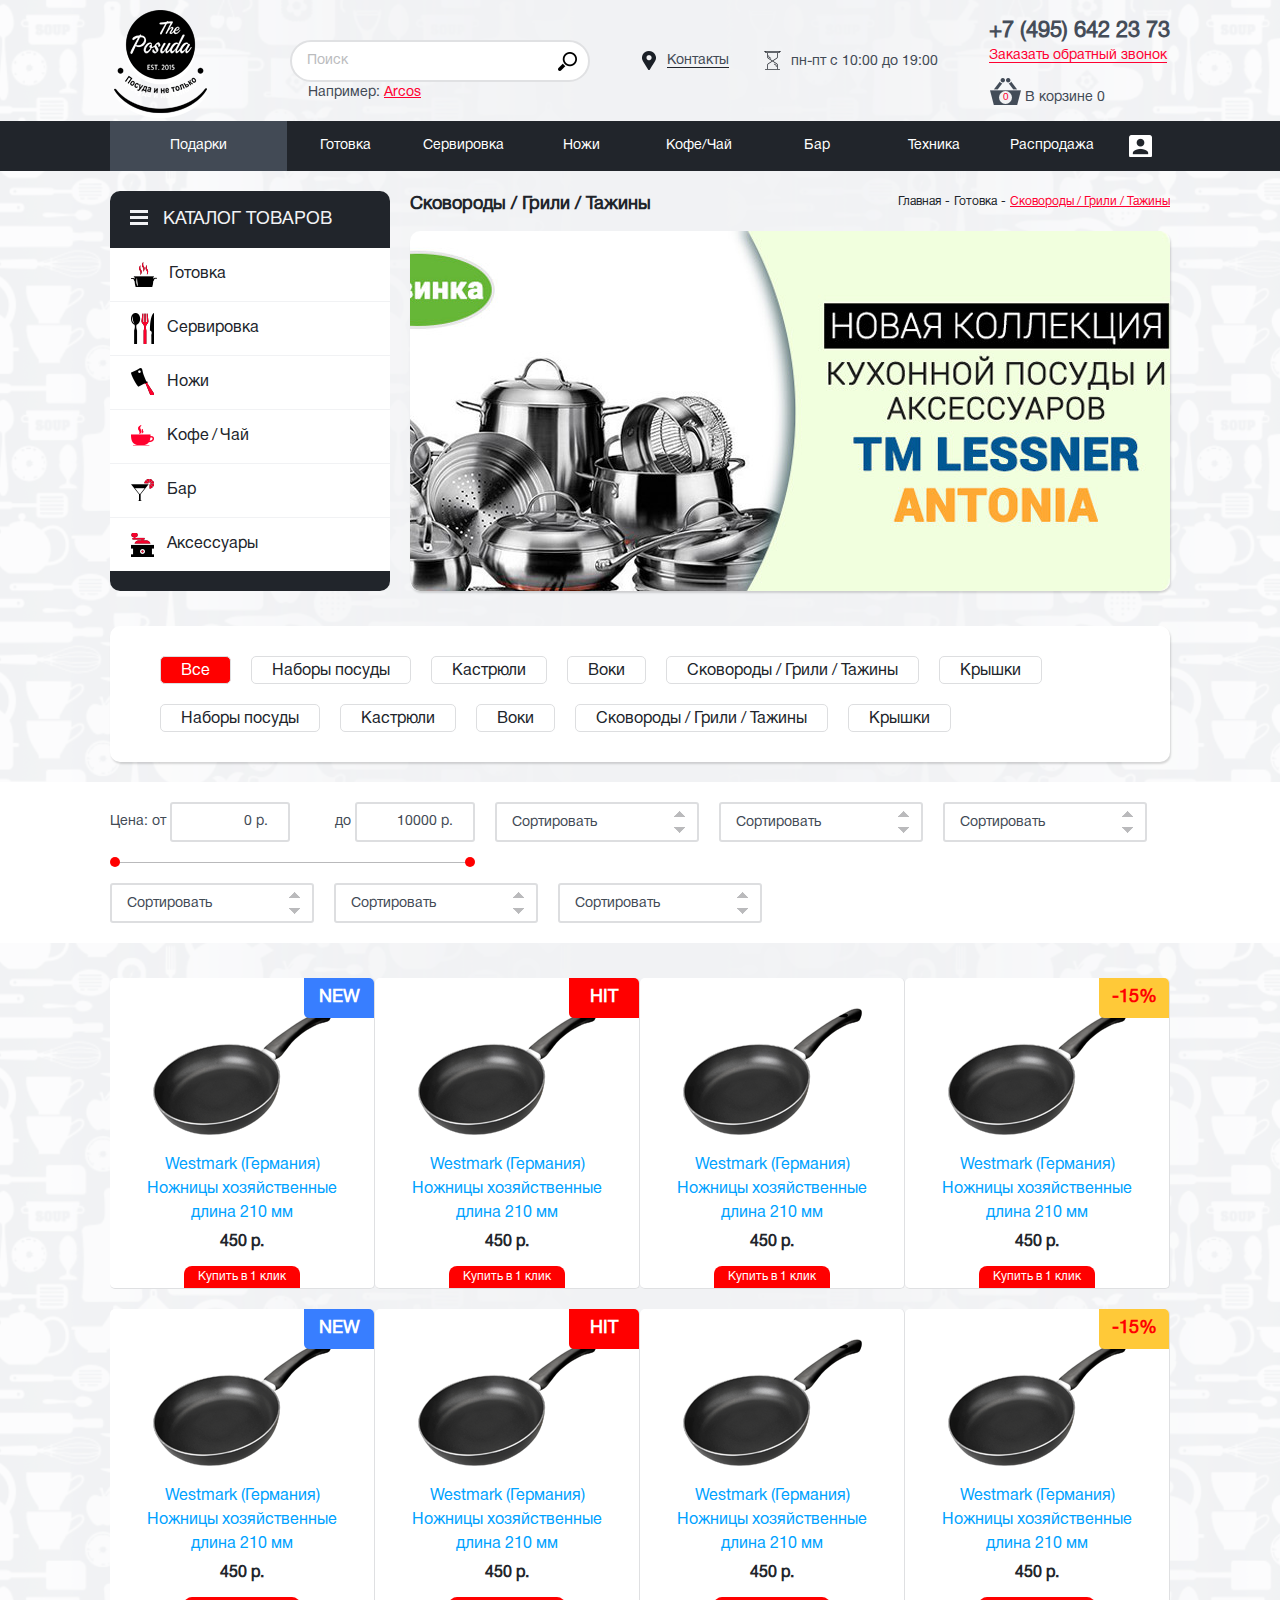
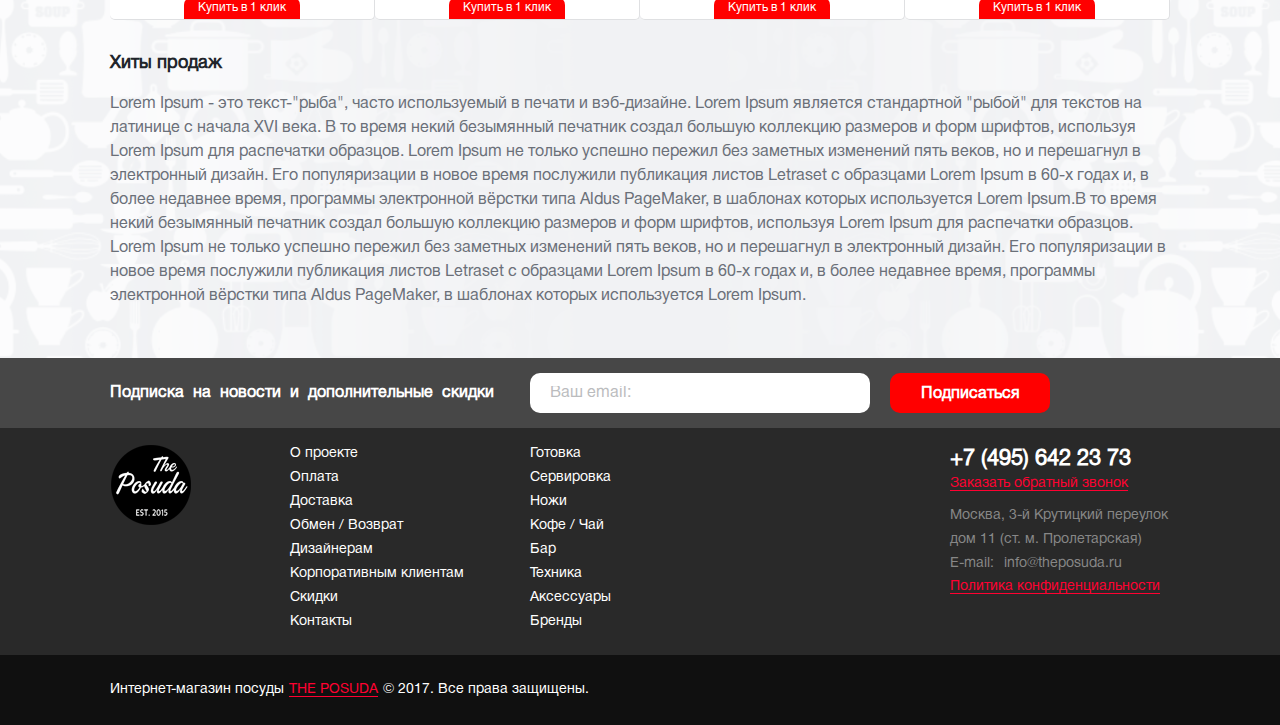
<file: tovaryCategory.html>
<!DOCTYPE html>
<html lang="ru">
<head>
	<meta charset="utf-8">
	<meta http-equiv="X-UA-Compatible" content="IE=edge">
	<meta name="viewport" content="width=device-width, initial-scale=1">
	<title>Posuda</title>
	
	<!-- Favicon -->
	<link rel="shortcut icon" href="images/favicon.ico">


	<!-- Bootstrap -->
	<link rel="stylesheet" href="css/bootstrap.css">

	<!-- Jquery UI-->
	<link rel="stylesheet" href="css/jquery-ui.css">

	<!-- Owl -->
	<link rel="stylesheet" href="css/owl.carousel.css">

	<!-- Иконочные шрифты-->
	<link href="css/font-awesome.min.css" rel="stylesheet">

	<!-- Custom CSS -->
	<link rel="stylesheet" href="css/styles.css">


	<!-- HTML5 shim and Respond.js for IE8 support of HTML5 elements and media queries -->
	<!-- WARNING: Respond.js doesn't work if you view the page via file:// -->
	<!--[if lt IE 9]>
	<script src="https://oss.maxcdn.com/html5shiv/3.7.3/html5shiv.min.js"></script>
	<script src="https://oss.maxcdn.com/respond/1.4.2/respond.min.js"></script>
	<![endif]-->
</head>
<body>
	<header>
		<div class="container hidden-sm hidden-xs">
			<div class="row flex">
				<div class="col-md-2">
					<a href="#" class="logo"><img src="images/logo.png" alt="logo" class="img-responsive" ></a>
				</div>
				<div class="col-lg-15 col-md-16 col-lg-offset-1 flex">
					<div class="search_block">
						<div class="search">
							<input type="text" placeholder="Поиск">
							<button type="submit"></button>
						</div>
						<div class="example">
							<span>Например:</span>
							<a href="#">Arcos</a>
						</div>
					</div>
					<div class="info_block">
						<div class="contacts"><a href="#">Контакты</a></div>
						<div class="work_time">пн-пт с 10:00 до 19:00</div>
					</div>
					<div class="cart_block">
						<div class="phone_num">
							<a href="tel:+74956422373" class="call">+7 (495) 642 23 73</a>
							<a href="#" class="callback">Заказать обратный звонок</a>
						</div>
						<a href="#" class="cart">
							<div class="icon_cart"><span class="count">0</span></div>
							<div class="txt">В корзине <span class="count">0</span></div>
						</a>
					</div>
				</div>
			</div>
		</div>
		<div class="container-fluid">
			<nav class="container">
				<a href="#" class="logo_small visible-sm visible-xs"></a>
				<a href="tel:+74956422373" class="mob_call visible-sm visible-xs">+7 (495) 642 23 73</a>
				<ul class="header_nav row">
					<!--  Пункт меню видимый на маленьких экранах (кнопка закрыть меню) -->
					<li class="visible-sm visible-xs" >
						<button class="close_menu"></button>
					</li>
					<!--  Пункты меню видимые всех экранах  -->
					<li class="col-md-3 active"><a href="#">Подарки</a></li>
					<li class="col-md-2"><a href="#">Готовка</a></li>
					<li class="col-md-2"><a href="#">Сервировка</a></li>
					<li class="col-md-2"><a href="#">Ножи</a></li>
					<li class="col-md-2"><a href="#">Кофе/Чай</a></li>
					<li class="col-md-2"><a href="#">Бар</a></li>
					<li class="col-md-2"><a href="#">Техника</a></li>
					<li class="col-md-2"><a href="#">Распродажа</a></li>
					<!--  Пункт меню видимый на больших экранах (войти) -->
					<li class="col-md-1 hidden-sm hidden-xs"><a href="#"><span class="user"></span></a></li>
					<!--  Пункты меню видимые на маленьких экранах (поиск и корзина) -->
					<li class="visible-sm visible-xs"><a href="#">Корзина<span class="round">0</span></a></li>
					<li class="visible-sm visible-xs">
						<div class="mobile_search">
							<input type="text" placeholder="Поиск">
							<button type="submit"></button>
						</div>
					</li>
				</ul>
				<!--  Пункт меню видимый на маленьких экранах (войти) -->
				<a href="#" class="visible-sm visible-xs enter_btn"><span class="user"></span></a>
				<!--  Кнопка видимая на маленких экранах (открыть меню) -->
				<button type="button" class="visible-sm visible-xs menu_toggle" >
					<span class="hamb">
						<span></span>
					</span>
				</button>
			</nav>
		</div>
	</header>
	<div class="container">
		<section class="row">
			<aside class="col-md-5">
				<div class="catalog">
					<div class="aside_header">
						<div class="hamb">
							<span></span>
						</div>
						Каталог товаров
					</div>
					<ul class="cat_list">
						<li>
							<a href="#" class="cook">
								<span>Готовка</span>
							</a>
						</li>
						<li>
							<a href="#" class="laying">
								<span>Сервировка</span>
							</a>
						</li>
						<li>
							<a href="#" class="knife">
								<span>Ножи</span>
							</a>
						</li>
						<li>
							<a href="#" class="drink">
								<span>Кофе<span class="separator">/</span>Чай</span>
							</a>
						</li>
						<li>
							<a href="#" class="cafe">
								<span>Бар</span>
							</a>
						</li>
						<li>
							<a href="#" class="accessory">
								<span>Аксессуары</span>
							</a>
						</li>
					</ul>
					<div class="aside_footer"></div>
				</div>
			</aside>
			<div class="col-md-13">
				<div class="h1_block">
					<h1>Сковороды / Грили / Тажины</h1>
					<div class="breadcrumbs">
						<a href="#">Главная</a>
						<span class="sep"></span>
						<a href="#">Готовка</a>
						<span class="sep"></span>
						<span class="nolink">Сковороды / Грили / Тажины</span>
					</div>
				</div>
				<div class="baner">
					<img src="images/baner2.jpg" alt="baner" class="img-responsive">
				</div>
			</div>
		</section>
		<section class="cat_block">
			<div class="mobile_cat">
				<button>Выбрать категорию</button>
			</div>
			<ul>
				<li class="active"><a href="#">Все</a></li>
				<li><a href="#">Наборы посуды</a></li>
				<li><a href="#">Кастрюли</a></li>
				<li><a href="#">Воки</a></li>
				<li><a href="#">Сковороды / Грили / Тажины</a></li>
				<li><a href="#">Крышки</a></li>
				<li><a href="#">Наборы посуды</a></li>
				<li><a href="#">Кастрюли</a></li>
				<li><a href="#">Воки</a></li>
				<li><a href="#">Сковороды / Грили / Тажины</a></li>
				<li><a href="#">Крышки</a></li>
			</ul>
		</section>
	</div>
	<div class="filter_block">
		<div class="container">

			<div class="range">
				<div class="cost_inputs clearfix">
					<div class="text">Цена:</div>
					<div class="input_group">
						<label for="minCost"><span>Цена:</span> от</label>
						<input class="form-control" name="minCost" id="minCost">
					</div>
					<div class="input_group">
						<label for="maxCost">до</label>
						<input class="form-control" name="maxCost" id="maxCost">
					</div>
				</div>
				<div id="slider-range" class="slider-range" ></div>
				<div class="dop_filters">
					<a href="#">Дополнительные фильтры</a>
				</div>
			</div>
			<div class="select">
				<span class="panel">Сортировать</span>
				<ul class="drop_select">
					<li>Пункт 1</li>
					<li>Пункт 2</li>
					<li>Пункт 3</li>
					<li>Пункт 4</li>
					<li>Пункт 5</li>
				</ul>
			</div>

			<div class="select">
				<span class="panel">Сортировать</span>
				<ul class="drop_select">
					<li>Пункт 1</li>
					<li>Пункт 2</li>
					<li>Пункт 3</li>
					<li>Пункт 4</li>
					<li>Пункт 5</li>
				</ul>
			</div>

			<div class="select">
				<span class="panel">Сортировать</span>
				<ul class="drop_select">
					<li>Пункт 1</li>
					<li>Пункт 2</li>
					<li>Пункт 3</li>
					<li>Пункт 4</li>
					<li>Пункт 5</li>
				</ul>
			</div>

			<div class="select">
				<span class="panel">Сортировать</span>
				<ul class="drop_select">
					<li>Пункт 1</li>
					<li>Пункт 2</li>
					<li>Пункт 3</li>
					<li>Пункт 4</li>
					<li>Пункт 5</li>
				</ul>
			</div>

			<div class="select">
				<span class="panel">Сортировать</span>
				<ul class="drop_select">
					<li>Пункт 1</li>
					<li>Пункт 2</li>
					<li>Пункт 3</li>
					<li>Пункт 4</li>
					<li>Пункт 5</li>
				</ul>
			</div>

			<div class="select">
				<span class="panel">Сортировать</span>
				<ul class="drop_select">
					<li>Пункт 1</li>
					<li>Пункт 2</li>
					<li>Пункт 3</li>
					<li>Пункт 4</li>
					<li>Пункт 5</li>
				</ul>
			</div>
		</div>
	</div>
	<div class="container">
		<div class="item_block">
			<div class="item_1">
				<a href="#">
					<div class="img_block">
						<img src="images/item.png" alt="item" class="img-responsive">
					</div>
					<span class="item_name">Westmark (Германия) Ножницы хозяйственные длина 210 мм</span>
					<div class="cost_block">
						<span class="cost">450 р.</span>
					</div>
				</a>
				<div class="by_one_click">
					<a href="#">Купить в 1 клик</a>
				</div>
				<div class="action new"></div>
			</div>
			<div class="item_1">
				<a href="#">
					<div class="img_block">
						<img src="images/item.png" alt="item" class="img-responsive">
					</div>
					<span class="item_name">Westmark (Германия) Ножницы хозяйственные длина 210 мм</span>
					<div class="cost_block">
						<span class="cost">450 р.</span>
					</div>
				</a>
				<div class="by_one_click">
					<a href="#">Купить в 1 клик</a>
				</div>
				<div class="action hit"></div>
			</div>
			<div class="item_1">
				<a href="#">
					<div class="img_block">
						<img src="images/item.png" alt="item" class="img-responsive">
					</div>
					<span class="item_name">Westmark (Германия) Ножницы хозяйственные длина 210 мм</span>
					<div class="cost_block">
						<span class="cost">450 р.</span>
					</div>
				</a>
				<div class="by_one_click">
					<a href="#">Купить в 1 клик</a>
				</div>
			</div>
			<div class="item_1">
				<a href="#">
					<div class="img_block">
						<img src="images/item.png" alt="item" class="img-responsive">
					</div>
					<span class="item_name">Westmark (Германия) Ножницы хозяйственные длина 210 мм</span>
					<div class="cost_block">
						<span class="cost">450 р.</span>
					</div>
				</a>
				<div class="by_one_click">
					<a href="#">Купить в 1 клик</a>
				</div>
				<div class="action discount">15</div>
			</div>
		</div>
		<div class="item_block">
			<div class="item_1">
				<a href="#">
					<div class="img_block">
						<img src="images/item.png" alt="item" class="img-responsive">
					</div>
					<span class="item_name">Westmark (Германия) Ножницы хозяйственные длина 210 мм</span>
					<div class="cost_block">
						<span class="cost">450 р.</span>
					</div>
				</a>
				<div class="by_one_click">
					<a href="#">Купить в 1 клик</a>
				</div>
				<div class="action new"></div>
			</div>
			<div class="item_1">
				<a href="#">
					<div class="img_block">
						<img src="images/item.png" alt="item" class="img-responsive">
					</div>
					<span class="item_name">Westmark (Германия) Ножницы хозяйственные длина 210 мм</span>
					<div class="cost_block">
						<span class="cost">450 р.</span>
					</div>
				</a>
				<div class="by_one_click">
					<a href="#">Купить в 1 клик</a>
				</div>
				<div class="action hit"></div>
			</div>
			<div class="item_1">
				<a href="#">
					<div class="img_block">
						<img src="images/item.png" alt="item" class="img-responsive">
					</div>
					<span class="item_name">Westmark (Германия) Ножницы хозяйственные длина 210 мм</span>
					<div class="cost_block">
						<span class="cost">450 р.</span>
					</div>
				</a>
				<div class="by_one_click">
					<a href="#">Купить в 1 клик</a>
				</div>
			</div>
			<div class="item_1">
				<a href="#">
					<div class="img_block">
						<img src="images/item.png" alt="item" class="img-responsive">
					</div>
					<span class="item_name">Westmark (Германия) Ножницы хозяйственные длина 210 мм</span>
					<div class="cost_block">
						<span class="cost">450 р.</span>
					</div>
				</a>
				<div class="by_one_click">
					<a href="#">Купить в 1 клик</a>
				</div>
				<div class="action discount">15</div>
			</div>
		</div>
		<div class="title">Хиты продаж</div>
		<p class="hits">Lorem Ipsum - это текст-"рыба", часто используемый в печати и вэб-дизайне. Lorem Ipsum является стандартной "рыбой" для текстов на латинице с начала XVI века. В то время некий безымянный печатник создал большую коллекцию размеров и форм шрифтов, используя Lorem Ipsum для распечатки образцов. Lorem Ipsum не только успешно пережил без заметных изменений пять веков, но и перешагнул в электронный дизайн. Его популяризации в новое время послужили публикация листов Letraset с образцами Lorem Ipsum в 60-х годах и, в более недавнее время, программы электронной вёрстки типа Aldus PageMaker, в шаблонах которых используется Lorem Ipsum.В то время некий безымянный печатник создал большую коллекцию размеров и форм шрифтов, используя Lorem Ipsum для распечатки образцов. Lorem Ipsum не только успешно пережил без заметных изменений пять веков, но и перешагнул в электронный дизайн. Его популяризации в новое время послужили публикация листов Letraset с образцами Lorem Ipsum в 60-х годах и, в более недавнее время, программы электронной вёрстки типа Aldus PageMaker, в шаблонах которых используется Lorem Ipsum.</p>
	</div>
	<footer>
		<div class="subscribe_block">
			<div class="container">
				<form class="row">
					<div class="col-md-7 col-sm-9">
						<label for="subscribe">Подписка на новости и дополнительные скидки</label>
					</div>
					<div class="col-sm-6">
						<input type="text" id="subscribe" class="subscribe_input" placeholder="Ваш email:">
					</div>
					<div class="col-sm-3">
						<input type="submit" class="subscribe_btn" value="Подписаться">
					</div>
				</form>
			</div>
		</div>
		<div class="container">
			<div class="row">
				<div class="col-lg-3 col-sm-4 clearfix hidden-xs">
					<a href="#" class="logo_small"></a>
				</div>
				<div class="col-lg-4 col-sm-6">
					<div class="visible-xs"><button type="button" class="footer_btn">Информация</button></div>
					<ul class="links_ul slide_ul">
						<li><a href="#">О проекте</a></li>
						<li><a href="#">Оплата</a></li>
						<li><a href="#">Доставка</a></li>
						<li><a href="#">Обмен / Возврат</a></li>
						<li><a href="#">Дизайнерам</a></li>
						<li><a href="#">Корпоративным клиентам</a></li>
						<li><a href="#">Скидки</a></li>
						<li><a href="#">Контакты</a></li>
					</ul>
				</div>
				<div class="col-lg-7 visible-lg visible-md">
					<ul class="links_ul">
						<li><a href="#">Готовка</a></li>
						<li><a href="#">Сервировка</a></li>
						<li><a href="#">Ножи</a></li>
						<li><a href="#">Кофе / Чай</a></li>
						<li><a href="#">Бар</a></li>
						<li><a href="#">Техника</a></li>
						<li><a href="#">Аксессуары</a></li>
						<li><a href="#">Бренды</a></li>
					</ul>
				</div>
				<div class="col-lg-4 col-sm-7">
					<div class="phone_num">
						<a href="tel:+74956422373" class="call">+7 (495) 642 23 73</a>
						<a href="#" class="callback">Заказать обратный звонок</a>
					</div>
					<div class="adress">Москва, 3-й Крутицкий переулок 	дом 11 (ст. м. Пролетарская)</div>
					<div class="email">E-mail:<span>info@theposuda.ru</span></div>
					<a href="#" class="conf">Политика конфиденциальности</a>
				</div>
			</div>
		</div>
		<div class="copyright_block">
			<div class="container">Интернет-магазин посуды<a href="#">THE POSUDA</a>© 2017. Все права защищены.</div>
		</div>
	</footer>
	<div class="overlay"></div>


	<!-- Модальные окна -->
	<div class="modal callback">
		<form action="#">
			<div class="input_group">
				<label for="name">Ваше имя:</label>
				<input type="text" id="name" placeholder="Введите Ваше Имя">
			</div>
			<div class="input_group">
				<label for="phone">Номер телефона:</label>
				<input type="text" id="phone" placeholder="+7(___) ___-____">
			</div>
			<div class="btn_block">
				<input type="submit" class="order_btn" value="Заказать">
			</div>
			<div class="chekbox_block">
				<label>
					<input class="checkbox" type="checkbox" name="checkbox-test">
					<span class="checkbox-custom"></span>
					<span class="label">Нажимая на кнопку "Заказать" - я даю свое согласие на обработку моих <a href="#">персональных данных</a>.</span>
				</label>
			</div>
		</form>
		<button class="modal_close"></button>
	</div>
	<div class="modal conf">
		<div class="scrollbar-rail">
			<p>
				Lorem Ipsum - это текст-"рыба", часто используемый в печати и вэб-дизайне. Lorem Ipsum является стандартной "рыбой" для текстов на латинице с начала XVI века. В то время некий безымянный печатник создал большую коллекцию размеров и форм шрифтов, используя Lorem Ipsum для распечатки образцов. Lorem Ipsum не только успешно пережил без заметных изменений пять веков, но и перешагнул в электронный дизайн. Его популяризации в новое время послужили публикация листов Letraset с образцами Lorem Ipsum в 60-х годах и, в более недавнее время, программы электронной вёрстки типа Aldus PageMaker, в шаблонах которых используется Lorem Ipsum.В то время некий безымянный печатник создал большую коллекцию размеров и форм шрифтов, используя Lorem Ipsum для распечатки образцов. Lorem Ipsum не только успешно пережил без заметных изменений пять веков, но и перешагнул в электронный дизайн. Его популяризации в новое время послужили публикация листов Letraset с образцами Lorem Ipsum в 60-х годах и, в более недавнее время, программы электронной вёрстки типа Aldus PageMaker, в шаблонах которых используется Lorem Ipsum.
			</p>
		</div>
		<button class="modal_close"></button>
	</div>


	<!-- Скрипты -->
	<script src="https://ajax.googleapis.com/ajax/libs/jquery/1.12.4/jquery.min.js"></script>
	<script src="js/owl.carousel.min.js"></script>
	<script src="js/jquery-ui.js"></script>
	<script src="js/jquery.maskedinput.min.js"></script>
	<script src="js/jquery.scrollbar.min.js"></script>
	<script src="js/main.js"></script>
</body>
</html>
</file>
<file: css/styles.css>
@font-face{font-family:HelveticaNeueCyr Roman;src:url(../fonts/HelveticaNeueCyr-Roman.eot?#iefix) format("embedded-opentype"),url(../fonts/HelveticaNeueCyr-Roman.otf) format("opentype"),url(../fonts/HelveticaNeueCyr-Roman.woff) format("woff"),url(../fonts/HelveticaNeueCyr-Roman.ttf) format("truetype");font-weight:400;font-style:normal}
input,button{border:none;outline:none}
ul{list-style:none;padding:0;margin:0}
p{margin:0}
::-webkit-input-placeholder{color:#bbbcbe}
::-moz-placeholder{color:#bbbcbe}
:-moz-placeholder{color:#bbbcbe}
:-ms-input-placeholder{color:#bbbcbe}
body{font-family:'HelveticaNeueCyr Roman',sans-serif;line-height:1.5;color:#424a55;background:url(../images/bg.png) #f1f2f4;background-size:100%;-webkit-user-select:none;-khtml-user-select:none;-moz-user-select:none;-ms-user-select:none;user-select:none;cursor:default}
header{margin-bottom:20px}
header .search_block,header .info_block,header .cart_block{float:left}
header .flex{display:flex;flex-wrap:wrap}
a.logo{display:block;padding-top:10px;padding-bottom:3px}
a.logo img{margin:0 auto}
header .row > .flex{align-items:center;justify-content:space-between}
header .search_block{padding-top:21px}
.search_block .search{position:relative;width:300px}
.search_block input{width:100%;height:42px;line-height:42px;border:2px solid #e0e1e3;border-radius:21px;outline:none;padding:0 15px;padding-right:40px}
.search_block button{position:absolute;right:0;top:0;height:42px;width:42px;border-radius:21px;border:none;outline:none;background:url(../images/search.png) no-repeat transparent;background-position:10px 12px}
.search_block .example{padding-left:18px}
.search_block .example a{color:#ff0131;text-decoration:underline;font-size:14px}
.search_block .example a:hover{text-decoration:none}
header .info_block{overflow:hidden}
.info_block .contacts,.info_block .work_time{float:left}
.info_block .contacts{margin-right:35px}
.info_block .contacts a{border-bottom:1px solid #21252b;color:#424a55;text-decoration:none}
.info_block .contacts::before{content:"";display:inline-block;vertical-align:middle;width:16px;height:22px;background:url(../images/sprite.png) no-repeat;background-position:-1px -11px;margin-right:10px}
.info_block .work_time::before{content:"";display:inline-block;vertical-align:middle;width:17px;height:22px;background:url(../images/sprite.png) no-repeat;background-position:-19px -11px;margin-right:10px}
.phone_num{margin-bottom:10px}
.phone_num > a.call{display:block;height:30px;font-size:22px;color:#454d59;font-weight:700;text-decoration:none}
.phone_num > a.callback{font-size:14px;color:#ff0131;border-bottom:1px solid #ff0131;text-decoration:none}
.phone_num > a.callback:hover{border:none}
.icon_cart{display:inline-block;vertical-align:middle;width:32px;height:30px;text-align-last:center;background:url(../images/sprite.png);background-position:-38px -2px;position:relative}
.icon_cart>span{display:inline-block;vertical-align:middle;text-align:center;background:#f1f2f4;color:#ff0131;font-size:10px;width:13px;height:13px;line-height:13px;border-radius:50%;position:absolute;left:10px;top:15px}
.cart{text-decoration:none;color:#424a55;display:block}
.cart:hover{text-decoration:none}
.cart .txt{display:inline-block;vertical-align:middle;position:relative;top:6px}
header .container-fluid{background:#21252b}
ul.header_nav{list-style:none;margin:0;padding:0;min-height:50px}
ul.header_nav > li{float:left;padding:0}
ul.header_nav a{color:#fff;display:block;padding:0 10px;text-decoration:none;text-align:center;height:50px;line-height:50px;transition:all .1s linear}
ul.header_nav > li.active a{background:#424a55}
ul.header_nav >li a:hover{background:#ff0131}
ul.header_nav span.round{display:inline-block;vertical-align:middle;width:20px;height:20px;line-height:20px;text-align:center;border-radius:50%;background:#fff;color:#000;margin-left:10px;position:relative;top:-1px}
ul.header_nav .user,nav.container .user{display:inline-block;vertical-align:middle;width:25px;height:24px;background:url(../images/sprite.png);background-position:-390px -8px}
nav.container .enter_btn,nav.container .menu_toggle{float:right;display:block;width:50px;height:50px;line-height:48px;text-align:center;border-radius:5px;margin:27px 0 26px 5px}
nav.container .menu_toggle{background-color:#21252b;line-height:52px}
nav.container .menu_toggle > span{margin:0}
nav.container .enter_btn:hover,nav.container .menu_toggle:hover{background:#ff0131}
nav.container .enter_btn:active,nav.container .menu_toggle:active,button.close_menu:active,.card_info_block .card_links > a:active,.modal.callback .order_btn:active{-webkit-box-shadow:inset 0 0 24px 0 rgba(0,0,0,0.5);-moz-box-shadow:inset 0 0 24px 0 rgba(0,0,0,0.5);box-shadow:inset 0 0 24px 0 rgba(0,0,0,0.5)}
header a.logo_small{margin:10px 0}
header .mob_call{float:left;color:#fff;display:block;font-size:22px;font-weight:700;text-decoration:none;padding:32px 20px}
button.close_menu{display:inline-block;width:30px;height:30px;line-height:30px;background:#ff0131;margin-bottom:10px}
button.close_menu::before{content:"\2716";display:inline-block;color:#fff;font-size:16px}
.mobile_search{position:relative;border-radius:20px;overflow:hidden;width:210px;margin:10px 0 10px 20px}
.mobile_search input{width:100%;display:block;height:40px;padding-left:15px;padding-right:45px}
.mobile_search button{display:block;height:40px;width:40px;position:absolute;right:0;top:0;background:url(../images/search.png) no-repeat 10px 10px red}
aside > div{border-radius:10px;overflow:hidden;background:#fff}
aside .delivery{margin:20px 0}
.aside_header{background:#21252b;color:#f1f2f4;font-size:18px;text-transform:uppercase;padding:15px 20px}
.hamb{display:inline-block;vertical-align:baseline;width:18px;height:15px;margin-right:10px;position:relative;top:1px}
.hamb span{width:100%;height:3px;background:#f1f2f4;display:block;position:absolute;top:6px;right:0}
.hamb::before,.hamb::after{content:"";display:block;width:18px;height:3px;background:#f1f2f4;position:absolute;right:0}
.hamb::before{top:0}
.hamb::after{bottom:0}
ul.cat_list{padding:0;margin:0;list-style:none;overflow:hidden}
ul.cat_list > li{display:block;white-space:nowrap;overflow:hidden;border-top:1px solid #f1f2f4}
ul.cat_list > li:first-child{border:none}
ul.cat_list a{display:block;text-decoration:none;color:#21252b;font-size:16px;padding:0 20px;height:53px;line-height:53px}
ul.cat_list a > span{border-bottom:1px solid transparent}
ul.cat_list a .separator{margin:0 3px}
ul.cat_list a:hover{text-decoration:none;color:#ff0131}
ul.cat_list a:hover span{border-bottom:1px solid #ff0131}
ul.cat_list a::before{content:"";display:inline-block;vertical-align:middle;margin-right:8px;background:url(../images/sprite.png)}
ul.cat_list a.cook::before{width:27px;height:27px;background-position:-153px -5px}
ul.cat_list a.laying::before{width:25px;height:33px;background-position:-208px 1px}
ul.cat_list a.knife::before{width:25px;height:30px;background-position:-260px -3px}
ul.cat_list a.drink::before{width:25px;height:25px;background-position:-98px -9px}
ul.cat_list a.cafe::before{width:25px;height:25px;background-position:-312px -8px}
ul.cat_list a.accessory::before{width:25px;height:25px;background-position:-364px -6px}
.aside_footer{background:#21252b;height:20px}
.delivery .place{display:block;text-decoration:none;color:#21252b;font-size:16px;padding:0 20px;height:52px;line-height:52px;border-bottom:1px solid #f1f2f4}
.delivery .place span{font-weight:700}
ul.delivery_change{padding:0;margin:0;list-style:none;margin-bottom:15px}
ul.delivery_change li{height:40px;line-height:40px;padding:0 20px}
ul.delivery_change li::before{content:"";display:inline-block;vertical-align:middle;margin-right:8px;background:url(../images/delivery.png)}
ul.delivery_change li.self::before{width:21px;height:25px;background-position:2px 0}
ul.delivery_change li.courier::before{width:21px;height:22px;background-position:-17px -3px}
ul.delivery_change li.mail::before{width:21px;height:22px;background-position:-42px -7px}
ul.delivery_change li a{text-decoration:underline;color:#00a2ff}
ul.delivery_change li a:hover{text-decoration:none}
ul.delivery_change span.time{float:right;margin-right:30px;margin-left:10px;color:#21252b}
section{margin-bottom:35px}
.title{margin-bottom:15px;margin-top:15px;font-weight:700;font-size:18px;color:#21252b}
.title > span{font-size:18px;color:#21252b}
.title .separator::before{content:"/";color:#848688}
.title .separator + span{color:#848688}
.item_block + .title{margin-top:10px}
.item_1,.item_2{background:#fff;padding:20px 0;margin:0;color:#000;box-sizing:border-box;-webkit-border-radius:5px;-moz-border-radius:5px;border-radius:5px;text-align:center;min-height:311px;border-bottom:1px solid #dfe0e2;border-right:1px solid #dfe0e2;position:relative;margin-bottom:20px}
.item_1 > a,.item_2 > a{display:block}
.owl-item .item_1{margin-bottom:0}
.item_1 .img_block,.item_2 .img_block{width:100%;min-height:145px;margin-bottom:10px}
.item_1 .img_block img,.item_2 .img_block img{display:block;margin:0 auto}
.item_1 .item_name,.item_1 .item_name{display:block;text-align:center;color:#00a2ff;font-size:16px;text-decoration:none;padding:0 20px}
.item_1 > a,.item_2 > a{color:#00a2ff;text-decoration:none}
.item_1 > a:hover .item_name{text-decoration:underline}
.item_1 .cost_block{margin-top:5px}
.item_1 .cost_block > span{margin:0 8px}
.item_1 .cost{color:#21252b;font-size:16px;font-weight:bolder}
.item_1 .old_cost{text-decoration:line-through;color:red}
.item_1 .old_cost > span{color:#a5a5a5;font-size:16px;font-weight:bolder}
.item_1 .by_one_click{position:absolute;bottom:0;left:0;right:0;width:100%;text-align:center}
.item_1 .by_one_click a{display:inline-block;background:red;color:#fff;width:116px;height:22px;line-height:22px;text-decoration:none;text-align:center;font-size:12px;border-top-left-radius:8px;border-top-right-radius:8px}
.item_1 .action{position:absolute;top:0;right:0;width:70px;height:40px;line-height:40px;text-align:center;border-top-right-radius:5px;border-bottom-left-radius:5px;font-weight:700;font-size:18px}
.item_1 .action.new{color:#fff;background:#387eff}
.item_1 .action.new::before{content:"NEW"}
.item_1 .action.hit{color:#fff;background:red}
.item_1 .action.hit::before{content:"HIT"}
.item_1 .action.discount{background:#ffc938;color:red}
.item_1 .action.discount::before{content:"-"}
.item_1 .action.discount::after{content:"%"}
.item_2{min-height:250px;margin-bottom:20px}
.item_2 hr{margin:20px 40px 10px}
.item_2 > a:hover .item_name{color:#ff0131}
.item_block{overflow:hidden}
.item_block .item_1,.item_block .item_2{float:left;width:25%}
p.hits{margin-bottom:50px;font-size:16px;color:#6b7079}
.brand_list > div{text-align:center}
.brand_list a{display:inline-block;width:160px;height:80px;background:#fff;border-radius:8px;border-bottom:2px solid #e7e8ea;border-right:1px solid #e7e8ea}
.brand_list a.ADHoc{background:url(../images/ADHoc.png) center no-repeat}
.brand_list a.Bialetti{background:url(../images/Bialetti.png) center no-repeat}
.white_block{background:#fff;padding-top:45px;padding-bottom:20px}
.white_block p{font-size:16px;color:#6b7079;margin:0 0 20px;line-height:1.45}
.white_block .advice_img{margin:0 auto 20px}
.white_block .label_goods,.white_block .label_delivery{width:280px;height:85px;border-radius:8px;display:inline-block;vertical-align:middle;margin-bottom:20px;-webkit-box-shadow:2px 3px 8px 0 rgba(0,0,0,0.5);-moz-box-shadow:2px 3px 8px 0 rgba(0,0,0,0.5);box-shadow:2px 3px 8px 0 rgba(0,0,0,0.5)}
.white_block .label_goods{float:left}
.white_block .label_delivery{float:right}
.label_goods .img_block,.label_delivery .img_block{float:left;width:40%;height:85px;background:url(../images/sprite2.png) no-repeat -17px 10px}
.label_delivery .img_block{background-position:-17px -52px}
.label_goods span,.label_delivery span{display:block;float:left;width:60%;height:85px;padding:30px 5px 10px;color:#21252b;font-weight:700;font-size:16px}
.label_delivery span{padding-top:22px}
.news img{margin:0 auto}
.news a.new{display:block;margin-bottom:10px;color:red;font-size:16px;font-weight:700;text-decoration:underline}
.news a.new:hover{text-decoration:none}
.news a.new span{display:block;text-align:center}
a.new .img_block{margin-bottom:10px}
footer{background:#292929;color:#fff}
footer .subscribe_block{background:#474747;font-size:16px;font-weight:700;min-height:70px}
footer .subscribe_input{height:40px;line-height:40px;width:100%;border-radius:10px;padding-left:20px;margin:15px 0;font-weight:400;color:#21252b}
footer .subscribe_btn{display:block;color:#fff;background:red;height:40px;line-height:40px;width:100%;border-radius:10px;text-align:center;margin:15px 0}
footer .subscribe_btn:active{-webkit-box-shadow:inset 0 0 24px 0 rgba(0,0,0,0.5);-moz-box-shadow:inset 0 0 24px 0 rgba(0,0,0,0.5);box-shadow:inset 0 0 24px 0 rgba(0,0,0,0.5)}
.subscribe_block label{margin:0;padding:0;word-spacing:5px;display:block;margin:23px 0}
a.logo_small{float:left;vertical-align:middle;width:83px;height:83px;background:url(../images/logoSM.png) no-repeat 1px 2px}
footer ul.links_ul{list-style:none;padding:0;margin:0}
ul.links_ul li{display:block;padding-bottom:3px}
ul.links_ul a{color:#fff;font-size:14px;text-decoration:none}
ul.links_ul a:hover{text-decoration:underline}
footer .phone_num .call{color:#fff}
footer .adress,footer .email{font-size:14px;color:#878787;line-height:24px}
footer .email > span{margin-left:10px}
footer > .container{padding-top:15px;padding-bottom:20px}
footer .copyright_block{background:#101010;min-height:70px;line-height:70px}
footer .copyright_block a,footer a.conf{color:#ff0131;text-decoration:none;border-bottom:1px solid #ff0131}
footer .copyright_block a{margin:0 5px}
footer .copyright_block a:hover,footer a.conf:hover{border-color:transparent}
.overlay{display:none;width:100%;position:fixed;z-index:10;top:0;right:0;left:0;bottom:0;background:rgba(0,0,0,.8)}
footer .footer_btn{height:30px;line-height:30px;display:block;width:100%;border-radius:5px;background:#21252b;color:#fff;margin-bottom:20px}
footer .footer_btn:active{-webkit-box-shadow:inset 0 0 24px 0 rgba(0,0,0,0.5);-moz-box-shadow:inset 0 0 24px 0 rgba(0,0,0,0.5);box-shadow:inset 0 0 24px 0 rgba(0,0,0,0.5)}
#owl-demo{position:relative;border-radius:15px;overflow:hidden}
.owl-controls{position:absolute;left:0;right:0;bottom:0}
.owl-theme .owl-controls .owl-page span{width:14px;height:14px;margin:3px}
#owl-demo .item img{display:block;width:100%;height:auto}
.item_owl{position:relative}
#owl-items{border-bottom:1px solid #dfe0e2;-webkit-border-radius:5px;-moz-border-radius:5px;border-radius:5px;overflow:hidden}
#owl-items .owl-controls{display:none!important}
.customNavigation a{-webkit-user-select:none;-khtml-user-select:none;-moz-user-select:none;-ms-user-select:none;user-select:none;-webkit-tap-highlight-color:rgba(0,0,0,0);position:absolute;top:50%;display:inline-block;width:42px;height:42px;line-height:40px;border-radius:0;background:rgba(223,224,226,0.4);transition:all .2s linear;font-family:monospace;font-size:25px;padding:0;color:#9e9e9e}
.customNavigation a:hover,.customNavigation a:active{background-color:#ff0131;color:#fff}
.customNavigation a.prev{left:0;transform:translate(-50%,-50%)}
.customNavigation a.prev:before{display:inline-block;width:20px;height:20px}
.customNavigation a.next{right:0;transform:translate(50%,-50%)}
.h1_block{overflow:hidden;margin-bottom:13px}
.h1_block h1{color:#21252b;font-size:18px;font-weight:700;float:left;margin:0}
.breadcrumbs span,.breadcrumbs a{color:#ff0131;font-size:12px;text-decoration:underline}
.breadcrumbs a,.breadcrumbs .sep{color:#21252b;text-decoration:none}
.breadcrumbs a:hover{text-decoration:underline}
.breadcrumbs .sep::before{content:"-"}
.h1_block .breadcrumbs{float:right}
.baner img{width:100%;border-radius:10px;-webkit-box-shadow:1px 2px 2px 0 rgba(0,0,0,0.15);-moz-box-shadow:1px 2px 2px 0 rgba(0,0,0,0.15);box-shadow:1px 2px 2px 0 rgba(0,0,0,0.15)}
.mobile_cat{display:none}
.mobile_cat button{display:block;width:100%;padding:10px;text-align:center;background:#ff0131;border-radius:5px;margin-bottom:10px;color:#fff;font-size:16px;font-weight:700}
.mobile_cat button:active{-webkit-box-shadow:inset 0 0 24px 0 rgba(0,0,0,0.5);-moz-box-shadow:inset 0 0 24px 0 rgba(0,0,0,0.5);box-shadow:inset 0 0 24px 0 rgba(0,0,0,0.5)}
.cat_block{background:#fff;margin-bottom:20px;padding:20px 40px;border-radius:10px;-webkit-box-shadow:1px 2px 2px 0 rgba(0,0,0,0.15);-moz-box-shadow:1px 2px 2px 0 rgba(0,0,0,0.15);box-shadow:1px 2px 2px 0 rgba(0,0,0,0.15)}
.cat_block ul{list-style:none;overflow:hidden;padding:0;margin:0}
.cat_block ul li{display:block;float:left;margin:10px}
.cat_block ul li a{display:block;text-decoration:none;padding:0 20px;height:28px;line-height:28px;text-align:center;color:#21252b;font-size:16px;border-radius:5px;border:1px solid #dddee0}
.cat_block ul li.active a{background:red;color:#fff}
.filter_block{background:#fff;margin-bottom:35px;padding:10px 0}
.filter_block > .container{padding:0;display:flex;flex-wrap:wrap}
.dop_filters{display:none;text-align:center;padding:20px 0}
.dop_filters a{font-size:14px;color:#ff0131;border-bottom:1px solid #ff0131;text-decoration:none}
.filter_block .range{float:left;margin:10px;width:365px}
.cost_inputs{margin-bottom:20px}
.cost_inputs .text{display:none;text-align:center;margin-bottom:10px}
.cost_inputs .input_group{float:left;width:50%}
.cost_inputs .input_group:last-child{text-align:right}
.range input{width:120px;height:40px;line-height:40px;border:2px solid #dddee0;border-radius:3px;padding:0 20px;text-align:right}
.ui-slider-horizontal .ui-slider-handle{width:10px;height:10px;border-radius:50%;margin-left:-.3em;background:red;border:none!important;outline:none;cursor:pointer}
.ui-slider-horizontal{height:1px}
.ui-widget.ui-widget-content{border:none;margin:0 5px;background:#ddd}
.ui-slider-horizontal .ui-slider-range{background:#b9b9bb}
.ui-widget-content .ui-state-focus,.ui-state-active{background:red}
.filter_block .select{float:left;min-width:100px;position:relative;cursor:pointer;margin:10px;align-self:flex-start}
.select .panel{display:block;height:40px;line-height:37px;padding:0 40px 0 15px;position:relative;border:2px solid #dddee0;border-radius:3px;padding-right:100px}
.select .panel::after{content:"";position:absolute;display:inline-block;top:0;right:0;width:36px;height:36px;background:url(../images/angle.png) no-repeat center transparent}
.select ul.drop_select{position:absolute;top:100%;left:0;right:0;z-index:10;background:#fff;border:2px solid #dddee0;border-top:none;display:none}
ul.drop_select li{padding:0 20px 0 15px;height:30px;line-height:30px;transition:all .1s linear}
ul.drop_select li:hover{background:#dddee0}
.card_block{overflow:hidden;background:#fff;border-radius:10px;margin-top:35px}
.card_gallery_block{width:70%;float:left;border-right:1px solid #e0e1e3;position:relative}
.card_gallery_block::before,.card_gallery_block::after{content:"";display:inline-block;width:2px;height:42px;position:absolute;right:-1px;background:#fff}
.card_gallery_block::before{top:0}
.card_gallery_block::after{bottom:0}
.card_info_block{width:30%;float:left;padding:5px 0}
.card_gallery_block .title_block{padding:5px 20px 20px}
.card_gallery_block .title_block h1{margin:0;font-size:18px;color:#21252b;display:inline}
.card_gallery_block .title_block > a{font-size:12px;color:#ff0131;margin-left:20px;text-decoration:underline}
.card_gallery_block .gallery{max-width:400px;margin:0 auto 30px}
.card_gallery_block .gallery img{width:100%}
.gallery .previews_block{position:relative;margin-top:26px}
.gallery .previews{display:flex;justify-content:space-around}
.gallery .previews .preview{display:flex;align-items:center;width:103px;height:103px;border:1px solid #ecedef;border-radius:10px;overflow:hidden;background:#fff;cursor:pointer}
.previews_block button{display:inline-block;width:42px;height:42px;line-height:42px;position:absolute;top:50%;transform:translateY(-50%);font-family:monospace;font-size:22px;padding:0;color:#9e9e9e;background:#f0f0f0}
.previews_block button:hover,.previews_block button:active{background-color:#ff0131;color:#fff}
.previews_block button.prev{left:-39px}
.previews_block button.prev::before{content:"<"}
.previews_block button.next{right:-39px}
.previews_block button.next::before{content:">"}
.card_info_block .cost_block{text-align:center;margin-bottom:18px}
.card_info_block .old_cost{color:#ff0131;font-size:10px;text-decoration:line-through}
.card_info_block .old_cost span{color:#c0c1c1;font-size:19px;text-transform:uppercase;font-weight:700}
.card_info_block .cost{text-transform:uppercase;font-size:26px;font-weight:700;color:#21252b;height:30px;line-height:30px}
.card_info_block .saving{color:#8c8a8c;font-size:12px;text-decoration:underline}
.card_info_block hr{margin:0 25px;border-color:#e0e1e3}
.card_info_block .card_links{margin:20px 0}
.card_info_block .card_links > a{display:block;margin:10px auto;width:200px;height:46px;line-height:46px;text-decoration:none;font-size:14px;font-weight:700;border-radius:10px;text-align:center}
.card_links > a.in_card,.tab .review_block .review_btn{background:#ff0131;color:#fff;margin-bottom:20px;text-transform:uppercase;line-height:48px;border-radius:10px}
.card_links > a.in_card::before{content:"";display:inline-block;vertical-align:middle;width:27px;height:24px;margin-right:10px;background:url(../images/sprite3.png) no-repeat -37px -5px;position:relative;top:-4px}
.card_links > a.one_click{color:#31312e;border:1px solid #cecfd1}
.card_links > div{text-align:center}
.card_links > div a{display:inline-block;color:#8c8a8c;font-size:12px;margin:0 5px}
.card_links > div a.later::before{content:"";display:inline-block;vertical-align:middle;width:28px;height:28px;margin-right:5px;background:url(../images/sprite3.png) no-repeat -74px -1px}
.card_links > div a.comparison::before{content:"";display:inline-block;vertical-align:middle;width:33px;height:20px;margin-right:5px;background:url(../images/sprite3.png) no-repeat -110px -8px}
.card_info_block .art{text-align:center;font-size:12px;color:#8c8a8c;margin:5px 0 15px}
.card_info_block .art span{margin-left:3px}
.card_info_block .social_links{padding:0 20px;margin-bottom:20px}
.card_info_block .social_links a{display:inline-block;vertical-align:middle;width:27px;height:27px;border:1px solid #e0e1e3;margin-right:10px;background:url(../images/sprite3.png) no-repeat}
.card_info_block .social_links a:hover{background-color:#e0e1e3}
.social_links a.vk{background-position:-145px -8px}
.social_links a.fb{background-position:-164px -8px}
.social_links a.tw{background-position:-187px -9px}
.social_links a.ok{background-position:-209px -8px}
.card_info_block .print{padding:0 20px}
.card_info_block .print a{font-size:12px;color:#8c8a8c;text-decoration:underline}
.card_info_block .print a::before{content:"";display:inline-block;vertical-align:middle;width:23px;height:23px;margin-right:2px;background:url(../images/sprite3.png) no-repeat -3px -7px}
.tabs_block{background:#fff}
.tabs_block .tabs_ul_block{border-bottom:1px solid #e0e1e3}
ul.tabs_ul{padding:0 60px}
ul.tabs_ul > li{float:left;position:relative}
ul.tabs_ul > li a{display:block;text-decoration:none;padding:15px;color:#21252b;font-size:18px;text-transform:uppercase}
ul.tabs_ul > li.active a{color:#00a2ff}
ul.tabs_ul > li.active::after{content:"";display:block;width:100%;height:0;border-bottom:3px solid #ff0131;position:absolute;bottom:-4px;left:0}
.tabs_block .tabs_content{padding:0 55px}
.tabs_content .tab{display:none;padding:0 20px}
.tabs_content .tab p{font-size:16px;color:#21252b;line-height:24px}
.tabs_content .tab.showed{display:block}
.tab .description,.tab .char_block,.tab .about{padding-top:40px;padding-bottom:40px}
.tab .review_block{padding-top:20px;padding-bottom:40px}
.tab .review_block .review_btn{float:right;width:200px}
.tab .review_block .rewiew{border:1px solid #cacbcd;border-radius:10px;position:relative;padding:30px 0;margin-bottom:20px}
.tab .review_block .rewiew .author{position:absolute;display:inline-block;vertical-align:middle;padding:5px 10px;top:0;left:40px;background:#fff;transform:translateY(-50%);color:#424a56;font-weight:700;font-size:16px}
.rewiew .rewiew_info,.rewiew .rewiew_text{float:left}
.rewiew .rewiew_info{width:20%;padding-left:50px;padding-right:10px}
.rewiew_info > span{display:block}
.stars i{color:transparent}
.stars i.full{color:#ffca00}
.rewiew_info > span.place{color:#424a56;font-weight:700;font-size:16px}
.rewiew_info > span.date{font-size:14px;color:#424a56}
.rewiew_info > span.time{color:#ff0131}
.rewiew .rewiew_text{width:80%}
.rewiew .rewiew_text p{font-size:16px;color:#6d6d6d;line-height:24px;padding-right:20px}
.tab .char_block h3{margin:0;margin-bottom:10px;font-size:18px;color:#21252b;font-weight:700}
.tab .char_block li{overflow:hidden}
.tab .char_block li span{display:block;float:left;color:#21252b;font-size:16px;padding:10px 0}
.tab .char_block li .char_name{width:30%}
.tab .char_block li .char{width:70%}
.modal{display:none;position:fixed;background:#fff;border-radius:10px;top:50%;left:50%;z-index:100;transform:translate(-50%,-50%);-webkit-box-shadow:0 0 15px 1px rgba(0,0,0,0.75);-moz-box-shadow:0 0 15px 1px rgba(0,0,0,0.75);box-shadow:0 0 15px 1px rgba(0,0,0,0.75);width:600px;height:380px;padding:70px}
.modal.callback .input_group{margin-bottom:20px}
.modal.callback input{width:100%;border-radius:10px;border:1px solid #bdbdbf;height:42px;line-height:42px;padding:0 20px}
.modal.callback .input_group label{font-size:18px;color:#21252b;font-weight:700;margin-bottom:5px;display:block}
.modal.callback .btn_block{text-align:center;margin-bottom:20px}
.modal.callback .order_btn{height:42px;line-height:42px;color:#fff;background:#ff0131;text-align:center;width:160px;font-size:14px;border:none}
.chekbox_block{padding-left:10px}
.chekbox_block a{color:#00a2ff;text-decoration:underline}
.checkbox{display:none}
.checkbox-custom{display:inline-block;vertical-align:top;margin-right:5px;width:20px;height:20px;cursor:pointer;position:relative;border:1px solid #54c0ff}
.checkbox:checked + .checkbox-custom::before{content:"\2714";display:inline-block;vertical-align:top;font-size:15px;color:#54c0ff;width:100%;text-align:center;height:18px;line-height:18px}
.chekbox_block .label{display:inline-block;width:92%;font-size:16px;color:#9b9b9b;line-height:24px}
.modal_close{position:absolute;right:20px;top:15px;background:#fff}
.modal_close::before{content:"\2716";display:inline-block;color:#d8d8da;font-size:20px}
.scrollbar-rail{height:285px}
.scrollbar-rail p{font-size:16px;line-height:24px;color:#21252b;padding-right:20px}
.scroll-wrapper{overflow:hidden!important;padding:0!important;position:relative}
.scroll-wrapper > .scroll-content{border:none!important;box-sizing:content-box!important;height:auto;left:0;margin:0;max-height:none;max-width:none!important;overflow:scroll!important;padding:0;position:relative!important;top:0;width:auto!important}
.scroll-wrapper > .scroll-content::-webkit-scrollbar{height:0;width:0}
.scroll-element{display:none}
.scroll-element,.scroll-element div{box-sizing:content-box}
.scroll-element.scroll-x.scroll-scrollx_visible,.scroll-element.scroll-y.scroll-scrolly_visible{display:block}
.scroll-element .scroll-bar,.scroll-element .scroll-arrow{cursor:default}
.scroll-textarea{border:1px solid #ccc;border-top-color:#999}
.scroll-textarea > .scroll-content{overflow:hidden!important}
.scroll-textarea > .scroll-content > textarea{border:none!important;box-sizing:border-box;height:100%!important;margin:0;max-height:none!important;max-width:none!important;overflow:scroll!important;outline:none;padding:2px;position:relative!important;top:0;width:100%!important}
.scroll-textarea > .scroll-content > textarea::-webkit-scrollbar{height:0;width:0}
.scrollbar-rail > .scroll-element,.scrollbar-rail > .scroll-element div{border:none;margin:0;overflow:hidden;padding:0;position:absolute;z-index:10}
.scrollbar-rail > .scroll-element{background-color:#fff}
.scrollbar-rail > .scroll-element div{display:block;height:100%;left:0;top:0;width:100%}
.scrollbar-rail > .scroll-element .scroll-element_size{background-color:#999;background-color:rgba(0,0,0,0.3)}
.scrollbar-rail > .scroll-element .scroll-element_outer:hover .scroll-element_size{background-color:#666;background-color:rgba(0,0,0,0.5)}
.scrollbar-rail > .scroll-element.scroll-x{bottom:0;height:12px;left:0;min-width:100%;padding:3px 0 2px;width:100%}
.scrollbar-rail > .scroll-element.scroll-y{height:100%;min-height:100%;padding:0 2px 0 3px;right:0;top:0;width:12px}
.scrollbar-rail > .scroll-element .scroll-bar{background-color:#bdbdbf;-webkit-border-radius:3px;-moz-border-radius:3px;border-radius:3px}
.scrollbar-rail > .scroll-element .scroll-element_outer:hover .scroll-bar{box-shadow:1px 1px 3px rgba(0,0,0,0.6)}
.scrollbar-rail > .scroll-content.scroll-scrolly_visible{left:-17px;margin-left:17px}
.scrollbar-rail > .scroll-content.scroll-scrollx_visible{margin-top:17px;top:-17px}
.scrollbar-rail > .scroll-element.scroll-x .scroll-bar{height:10px;min-width:10px;top:1px}
.scrollbar-rail > .scroll-element.scroll-y .scroll-bar{left:2px;min-height:10px;width:7px}
.scrollbar-rail > .scroll-element.scroll-x .scroll-element_outer{height:15px;left:5px}
.scrollbar-rail > .scroll-element.scroll-x .scroll-element_size{height:2px;left:-10px;top:5px}
.scrollbar-rail > .scroll-element.scroll-y .scroll-element_outer{top:5px;width:15px}
.scrollbar-rail > .scroll-element.scroll-y .scroll-element_size{left:5px;top:-10px;width:1px}
.scrollbar-rail > .scroll-element.scroll-x.scroll-scrolly_visible .scroll-element_size{left:-25px}
.scrollbar-rail > .scroll-element.scroll-y.scroll-scrollx_visible .scroll-element_size{top:-25px}
.scrollbar-rail > .scroll-element.scroll-x.scroll-scrolly_visible .scroll-element_track{left:-25px}
.scrollbar-rail > .scroll-element.scroll-y.scroll-scrollx_visible .scroll-element_track{top:-25px}
@media (max-width: 1200px) {
ul.cat_list a{height:45px;line-height:45px}
.h1_block{margin-bottom:6px}
.rewiew .rewiew_info{width:30%}
.rewiew .rewiew_text{width:70%}
}
@media (max-width: 991px) {
aside .catalog,aside .delivery{margin:0 0 20px}
ul.header_nav{width:0;position:fixed;z-index:100;top:0;right:0;bottom:0;background:#21252b;transition:width .3s linear;overflow:hidden}
ul.header_nav.open{width:250px}
ul.header_nav > li{float:none}
ul.header_nav a{text-align:left;padding-left:30px}
.catalog .aside_header{cursor:pointer}
.aside_footer{height:10px}
footer .subscribe_block{line-height:normal}
.subscribe_block label{margin:20px 0;display:block}
.item_block .item_1,.item_block .item_2{width:50%}
ul.cat_list > li{width:50%;float:left}
.card_gallery_block,.card_info_block{width:100%}
.card_gallery_block{border:none}
.card_gallery_block::before,.card_gallery_block::after{display:none}
.card_info_block .card_links{text-align:center}
.card_info_block .card_links > a{display:inline-block;margin-right:5px;margin-left:5px}
.card_info_block .social_links,.card_info_block .print{text-align:center}
}
@media (max-width: 790px) {
.customNavigation a.prev,.customNavigation a.next{transform:translate(0,-50%)}
}
@media (max-width: 768px) {
footer ul.links_ul{text-align:center;display:none}
.mobile_cat{display:block}
.cat_block{padding:0}
.cat_block ul{display:none}
.cat_block ul li{float:none;margin:0}
.cat_block ul li:first-child{display:none}
.cat_block ul li a{border-radius:0}
.dop_filters{display:block}
.filter_block .range{margin:10px 30px;width:100%}
.filter_block .select{width:100%;display:none}
.filter_block .select.showed{display:block}
.tab .char_block li .char,.tab .char_block li .char_name{width:100%}
.tab .char_block li .char_name{background:#e0e1e3}
.tab .char_block li span{padding:5px 0}
.rewiew .rewiew_info,.rewiew .rewiew_text{width:100%}
.rewiew .rewiew_info >div,.rewiew .rewiew_info > span{display:inline-block;margin-right:5px}
.rewiew .rewiew_text p{padding:20px}
}
@media (max-width: 650px) {
.white_block .label_delivery,.white_block .label_goods{display:block;float:none;margin:20px auto;width:260px}
footer .copyright_block{line-height:normal;padding:20px 0}
.card_block{margin-top:15px}
ul.tabs_ul > li{width:100%}
ul.tabs_ul > li a{padding:5px 15px;font-size:15px}
.tab .review_block .review_btn{width:100%;height:30px;line-height:30px}
.modal{width:90%;height:80%;padding:70px 30px}
.scrollbar-rail{height:100%}
}
@media (max-width: 550px) {
.previews_block button{top:170%}
.previews_block button.next{right:0}
.previews_block button.prev{left:0}
.rewiew .rewiew_info{padding:0 10px 0 20px}
}
@media (max-width: 500px) {
.item_block .item_1,.item_block .item_2{width:100%}
.cost_inputs span{display:none}
.cost_inputs .text{display:block}
.chekbox_block .label{width:85%}
header .mob_call{font-size:18px;padding:38px 15px}
}
@media (max-width: 450px) {
header .mob_call{font-size:15px;padding:42px 10px}
}
@media (max-width: 400px) {
header .mob_call{display:none!important}
}
@media (max-width: 380px) {
.brand_list > div{float:none;width:100%}
.range input{width:80px;padding:0 5px}
ul.cat_list{display:none}
ul.cat_list > li{float:none;width:100%}
.gallery .previews .preview{width:80px;height:80px}
.previews_block button{top:190%}
.modal{padding:70px 20px 40px}
}
</file>
